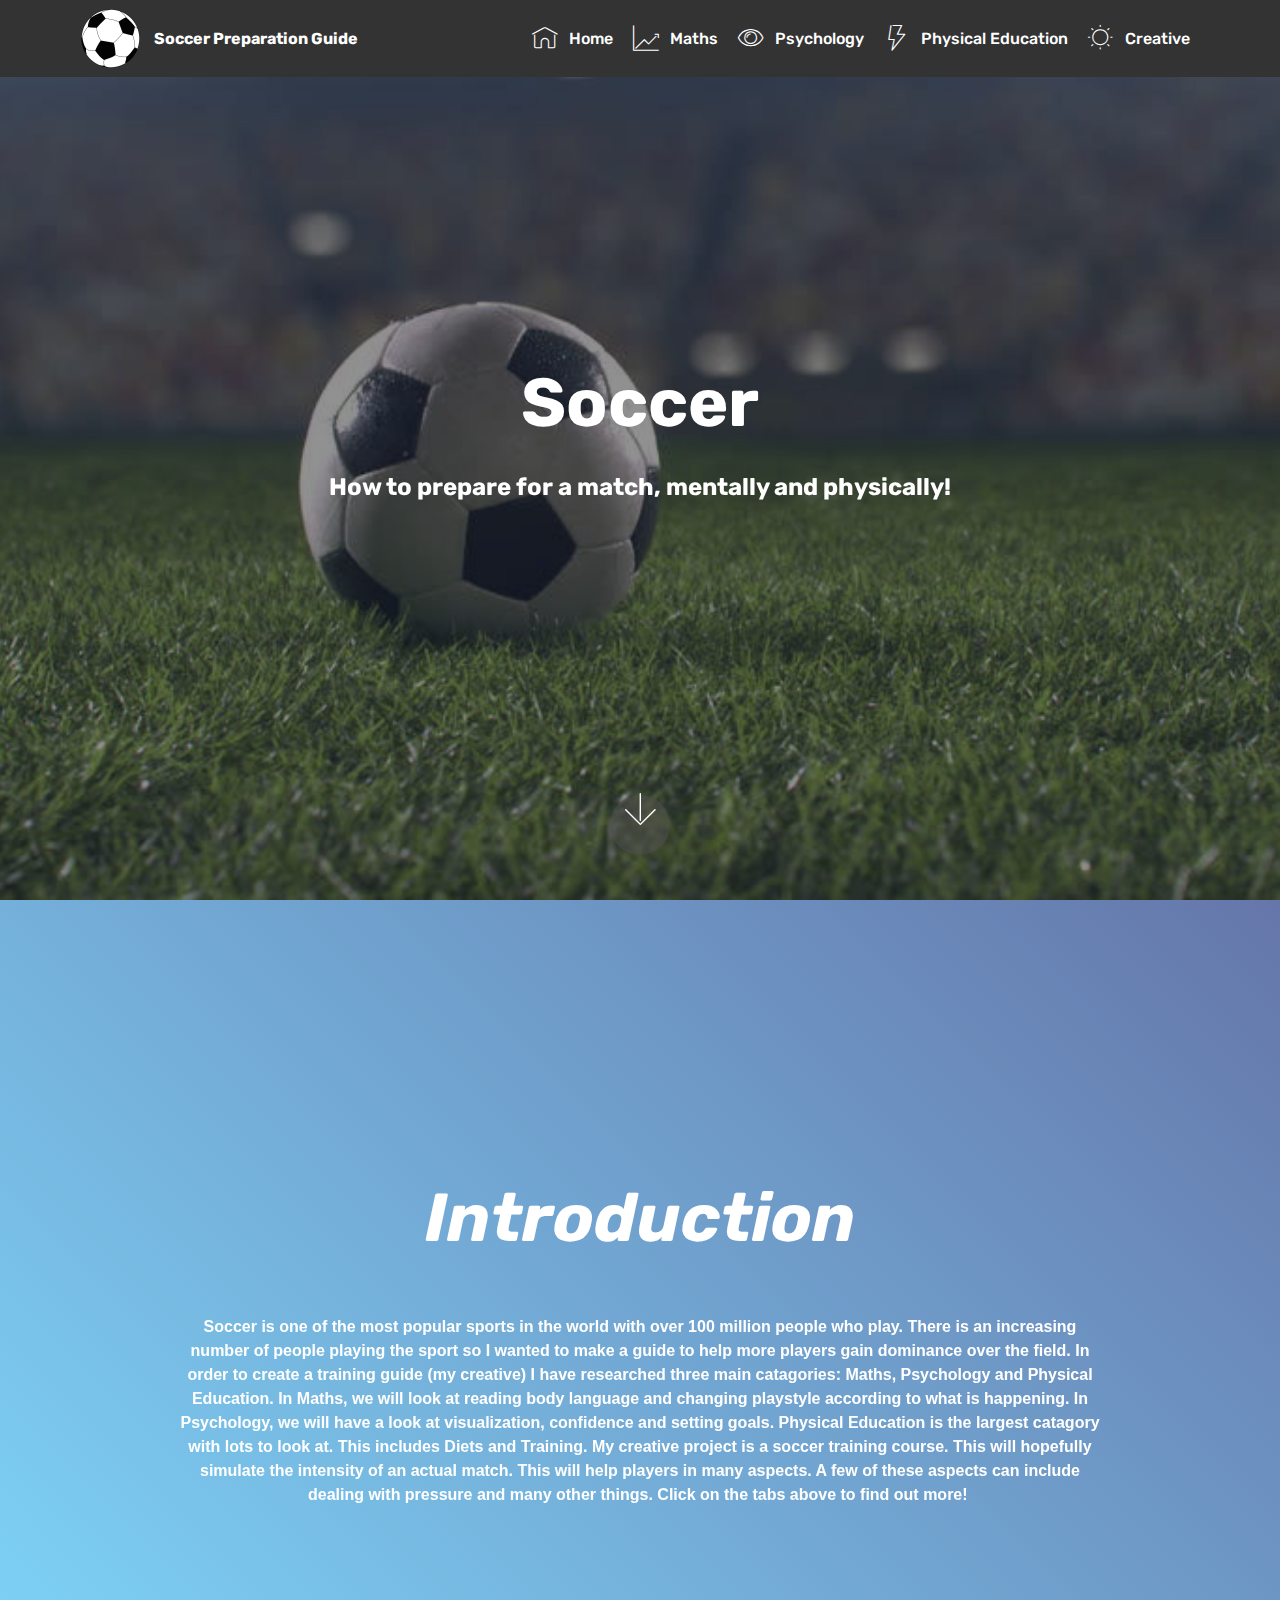
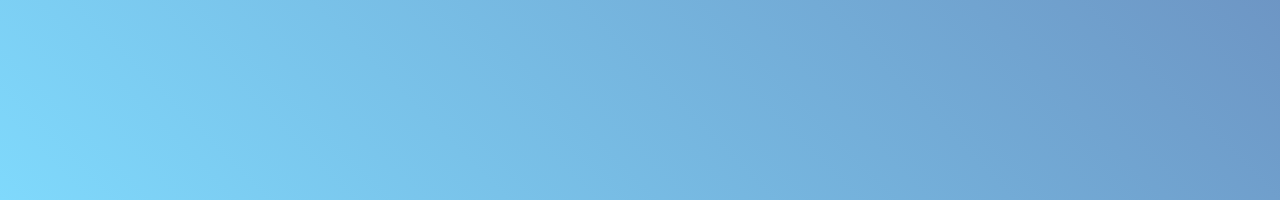
<file: index.html>
<!DOCTYPE html>
<html >
<head>
  <!-- Site made with Mobirise Website Builder v4.7.2, https://mobirise.com -->
  <meta charset="UTF-8">
  <meta http-equiv="X-UA-Compatible" content="IE=edge">
  <meta name="generator" content="Mobirise v4.7.2, mobirise.com">
  <meta name="viewport" content="width=device-width, initial-scale=1, minimum-scale=1">
  <link rel="shortcut icon" href="assets/images/2000px-soccerball.svg-122x122.png" type="image/x-icon">
  <meta name="description" content="">
  <title>Home</title>
  <link rel="stylesheet" href="assets/web/assets/mobirise-icons/mobirise-icons.css">
  <link rel="stylesheet" href="assets/tether/tether.min.css">
  <link rel="stylesheet" href="assets/bootstrap/css/bootstrap.min.css">
  <link rel="stylesheet" href="assets/bootstrap/css/bootstrap-grid.min.css">
  <link rel="stylesheet" href="assets/bootstrap/css/bootstrap-reboot.min.css">
  <link rel="stylesheet" href="assets/dropdown/css/style.css">
  <link rel="stylesheet" href="assets/theme/css/style.css">
  <link rel="stylesheet" href="assets/mobirise/css/mbr-additional.css" type="text/css">
  
  
  
</head>
<body>
  <section class="menu cid-qRDva3zIJE" once="menu" id="menu1-q">

    

    <nav class="navbar navbar-expand beta-menu navbar-dropdown align-items-center navbar-fixed-top navbar-toggleable-sm">
        <button class="navbar-toggler navbar-toggler-right" type="button" data-toggle="collapse" data-target="#navbarSupportedContent" aria-controls="navbarSupportedContent" aria-expanded="false" aria-label="Toggle navigation">
            <div class="hamburger">
                <span></span>
                <span></span>
                <span></span>
                <span></span>
            </div>
        </button>
        <div class="menu-logo">
            <div class="navbar-brand">
                <span class="navbar-logo">
                    <a href="https://mobirise.com">
                         <img src="assets/images/2000px-soccerball.svg-122x122.png" alt="Mobirise" title="" style="height: 3.8rem;">
                    </a>
                </span>
                <span class="navbar-caption-wrap"><a class="navbar-caption text-white display-4" href="https://mobirise.com">Soccer Preparation Guide &nbsp; &nbsp; &nbsp; &nbsp; &nbsp; &nbsp; &nbsp; &nbsp; &nbsp; &nbsp;&nbsp;</a></span>
            </div>
        </div>
        <div class="collapse navbar-collapse" id="navbarSupportedContent">
            <ul class="navbar-nav nav-dropdown nav-right" data-app-modern-menu="true"><li class="nav-item">
                    <a class="nav-link link text-white display-4" href="index.html">
                        <span class="mbri-home mbr-iconfont mbr-iconfont-btn"></span>Home</a>
                </li>
                <li class="nav-item">
                    <a class="nav-link link text-white display-4" href="page1.html"><span class="mbri-growing-chart mbr-iconfont mbr-iconfont-btn"></span>
                        Maths</a>
                </li><li class="nav-item"><a class="nav-link link text-white display-4" href="page2.html"><span class="mbri-preview mbr-iconfont mbr-iconfont-btn"></span>Psychology</a></li><li class="nav-item"><a class="nav-link link text-white display-4" href="page3.html"><span class="mbri-speed mbr-iconfont mbr-iconfont-btn"></span>Physical Education</a></li><li class="nav-item"><a class="nav-link link text-white display-4" href="page4.html"><span class="mbri-sun mbr-iconfont mbr-iconfont-btn"></span>Creative</a></li></ul>
            
        </div>
    </nav>
</section>

<section class="engine"><a href="https://mobirise.me/i">free web creation software</a></section><section class="cid-qR313Ixm7j mbr-fullscreen mbr-parallax-background" id="header2-k">

    

    <div class="mbr-overlay" style="opacity: 0.5; background-color: rgb(35, 35, 35);"></div>

    <div class="container align-center">
        <div class="row justify-content-md-center">
            <div class="mbr-white col-md-10">
                <h1 class="mbr-section-title mbr-bold pb-3 mbr-fonts-style display-1">Soccer</h1>
                
                <p class="mbr-text pb-3 mbr-fonts-style display-5"><strong>How to prepare for a match, mentally and physically!</strong></p>
                
            </div>
        </div>
    </div>
    <div class="mbr-arrow hidden-sm-down" aria-hidden="true">
        <a href="#next">
            <i class="mbri-down mbr-iconfont"></i>
        </a>
    </div>
</section>

<section class="header5 cid-qR353qYbed mbr-fullscreen" id="header5-l">

    

    
    <div class="container">
        <div class="row justify-content-center">
            <div class="mbr-white col-md-10">
                <h1 class="mbr-section-title align-center pb-3 mbr-fonts-style display-1"><strong><em>Introduction</em></strong></h1>
                <p class="mbr-text align-center display-5 pb-3 mbr-fonts-style"></p><p><strong>Soccer is one of the most popular sports in the world with over 100 million people who play. There is an increasing number of people playing the sport so I wanted to make a guide to help more players gain dominance over the field. In order to create a training guide (my creative) I have researched three main catagories: Maths, Psychology and Physical Education. In Maths, we will look at reading body language and changing playstyle according to what is happening. In Psychology, we will have a look at visualization, confidence and setting goals. Physical Education is the largest catagory with lots to look at. This includes Diets and Training. My creative project is a soccer training course. This will hopefully simulate the intensity of an actual match. This will help players in many aspects. A few of these aspects can include dealing with pressure and many other things. Click on the tabs above to find out more!&nbsp;</strong></p><p></p>
                
            </div>
        </div>
    </div>

    
</section>


  <script src="assets/web/assets/jquery/jquery.min.js"></script>
  <script src="assets/popper/popper.min.js"></script>
  <script src="assets/tether/tether.min.js"></script>
  <script src="assets/bootstrap/js/bootstrap.min.js"></script>
  <script src="assets/smoothscroll/smooth-scroll.js"></script>
  <script src="assets/dropdown/js/script.min.js"></script>
  <script src="assets/touchswipe/jquery.touch-swipe.min.js"></script>
  <script src="assets/parallax/jarallax.min.js"></script>
  <script src="assets/theme/js/script.js"></script>
  
  
</body>
</html>
</file>
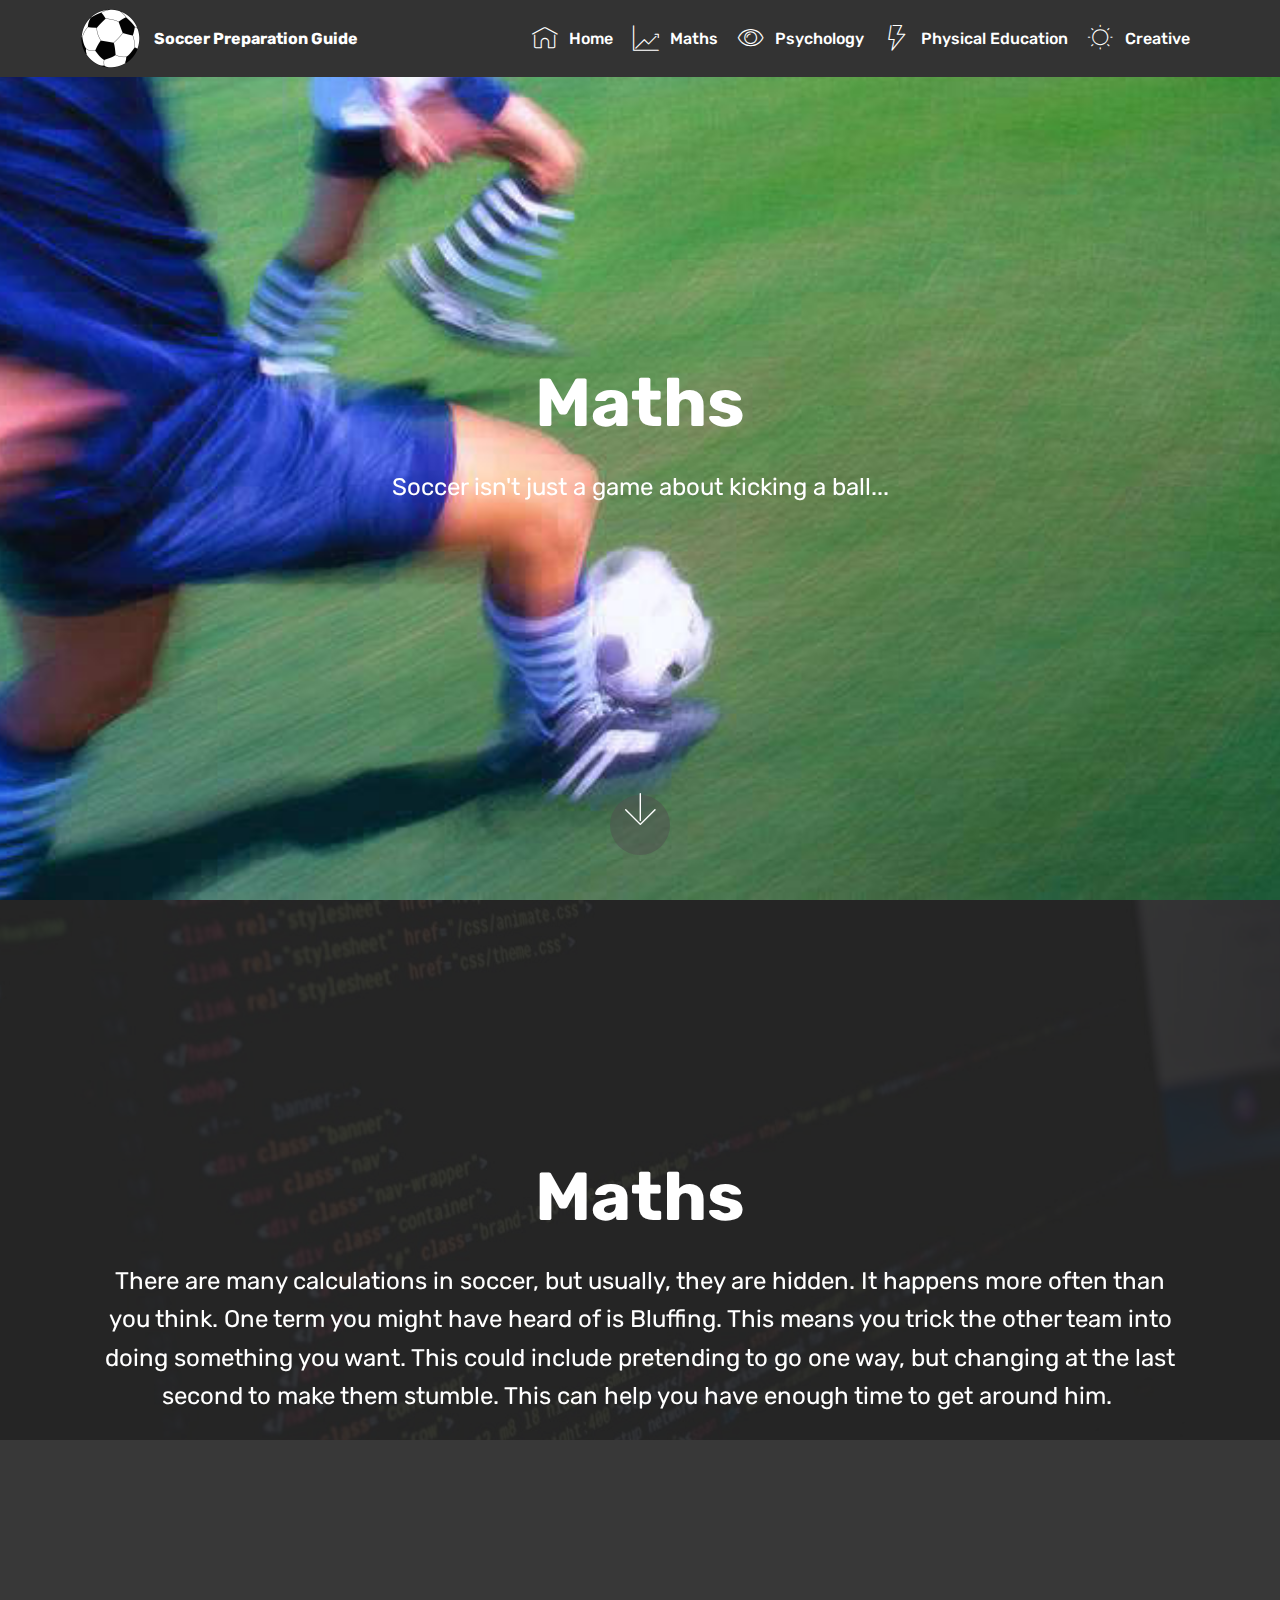
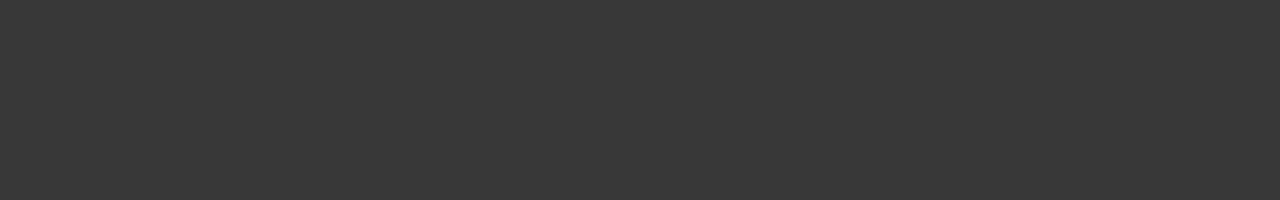
<file: page1.html>
<!DOCTYPE html>
<html >
<head>
  <!-- Site made with Mobirise Website Builder v4.7.2, https://mobirise.com -->
  <meta charset="UTF-8">
  <meta http-equiv="X-UA-Compatible" content="IE=edge">
  <meta name="generator" content="Mobirise v4.7.2, mobirise.com">
  <meta name="viewport" content="width=device-width, initial-scale=1, minimum-scale=1">
  <link rel="shortcut icon" href="assets/images/2000px-soccerball.svg-122x122.png" type="image/x-icon">
  <meta name="description" content="Web Page Generator Description">
  <title>Maths</title>
  <link rel="stylesheet" href="assets/web/assets/mobirise-icons/mobirise-icons.css">
  <link rel="stylesheet" href="assets/tether/tether.min.css">
  <link rel="stylesheet" href="assets/bootstrap/css/bootstrap.min.css">
  <link rel="stylesheet" href="assets/bootstrap/css/bootstrap-grid.min.css">
  <link rel="stylesheet" href="assets/bootstrap/css/bootstrap-reboot.min.css">
  <link rel="stylesheet" href="assets/dropdown/css/style.css">
  <link rel="stylesheet" href="assets/theme/css/style.css">
  <link rel="stylesheet" href="assets/mobirise/css/mbr-additional.css" type="text/css">
  
  
  
</head>
<body>
  <section class="menu cid-qRDva3zIJE" once="menu" id="menu1-r">

    

    <nav class="navbar navbar-expand beta-menu navbar-dropdown align-items-center navbar-fixed-top navbar-toggleable-sm">
        <button class="navbar-toggler navbar-toggler-right" type="button" data-toggle="collapse" data-target="#navbarSupportedContent" aria-controls="navbarSupportedContent" aria-expanded="false" aria-label="Toggle navigation">
            <div class="hamburger">
                <span></span>
                <span></span>
                <span></span>
                <span></span>
            </div>
        </button>
        <div class="menu-logo">
            <div class="navbar-brand">
                <span class="navbar-logo">
                    <a href="https://mobirise.com">
                         <img src="assets/images/2000px-soccerball.svg-122x122.png" alt="Mobirise" title="" style="height: 3.8rem;">
                    </a>
                </span>
                <span class="navbar-caption-wrap"><a class="navbar-caption text-white display-4" href="https://mobirise.com">Soccer Preparation Guide &nbsp; &nbsp; &nbsp; &nbsp; &nbsp; &nbsp; &nbsp; &nbsp; &nbsp; &nbsp;&nbsp;</a></span>
            </div>
        </div>
        <div class="collapse navbar-collapse" id="navbarSupportedContent">
            <ul class="navbar-nav nav-dropdown nav-right" data-app-modern-menu="true"><li class="nav-item">
                    <a class="nav-link link text-white display-4" href="index.html">
                        <span class="mbri-home mbr-iconfont mbr-iconfont-btn"></span>Home</a>
                </li>
                <li class="nav-item">
                    <a class="nav-link link text-white display-4" href="page1.html"><span class="mbri-growing-chart mbr-iconfont mbr-iconfont-btn"></span>
                        Maths</a>
                </li><li class="nav-item"><a class="nav-link link text-white display-4" href="page2.html"><span class="mbri-preview mbr-iconfont mbr-iconfont-btn"></span>Psychology</a></li><li class="nav-item"><a class="nav-link link text-white display-4" href="page3.html"><span class="mbri-speed mbr-iconfont mbr-iconfont-btn"></span>Physical Education</a></li><li class="nav-item"><a class="nav-link link text-white display-4" href="page4.html"><span class="mbri-sun mbr-iconfont mbr-iconfont-btn"></span>Creative</a></li></ul>
            
        </div>
    </nav>
</section>

<section class="engine"><a href="https://mobirise.me/b">how to create a site</a></section><section class="cid-qRI2oozyfq mbr-fullscreen mbr-parallax-background" id="header2-v">

    

    

    <div class="container align-center">
        <div class="row justify-content-md-center">
            <div class="mbr-white col-md-10">
                <h1 class="mbr-section-title mbr-bold pb-3 mbr-fonts-style display-1">Maths</h1>
                
                <p class="mbr-text pb-3 mbr-fonts-style display-5">Soccer isn't just a game about kicking a ball...
                </p>
                
            </div>
        </div>
    </div>
    <div class="mbr-arrow hidden-sm-down" aria-hidden="true">
        <a href="#next">
            <i class="mbri-down mbr-iconfont"></i>
        </a>
    </div>
</section>

<section class="header12 cid-qRI3KYX6uk mbr-fullscreen mbr-parallax-background" id="header12-w">

    

    <div class="mbr-overlay" style="opacity: 0.9; background-color: rgb(35, 35, 35);">
    </div>

    <div class="container  ">
            <div class="media-container">
                <div class="col-md-12 align-center">
                    <h1 class="mbr-section-title pb-3 mbr-white mbr-bold mbr-fonts-style display-1">Maths</h1>
                    <p class="mbr-text pb-3 mbr-white mbr-fonts-style display-5">There are many calculations in soccer, but usually, they are hidden. It happens more often than you think. One term you might have heard of is Bluffing. This means you trick the other team into doing something you want. This could include pretending to go one way, but changing at the last second to make them stumble. This can help you have enough time to get around him.&nbsp;</p>
                    

                    <div class="icons-media-container mbr-white">
                        <div class="card col-12 col-md-6">
                            
                            <h5 class="mbr-fonts-style display-5"></h5>
                        </div>

                        <div class="card col-12 col-md-6">
                            
                            <h5 class="mbr-fonts-style display-5"></h5>
                        </div>

                        

                        
                    </div>
                </div>
            </div>
    </div>

    
</section>


  <script src="assets/web/assets/jquery/jquery.min.js"></script>
  <script src="assets/popper/popper.min.js"></script>
  <script src="assets/tether/tether.min.js"></script>
  <script src="assets/bootstrap/js/bootstrap.min.js"></script>
  <script src="assets/dropdown/js/script.min.js"></script>
  <script src="assets/touchswipe/jquery.touch-swipe.min.js"></script>
  <script src="assets/parallax/jarallax.min.js"></script>
  <script src="assets/vimeoplayer/jquery.mb.vimeo_player.js"></script>
  <script src="assets/smoothscroll/smooth-scroll.js"></script>
  <script src="assets/theme/js/script.js"></script>
  
  
</body>
</html>
</file>
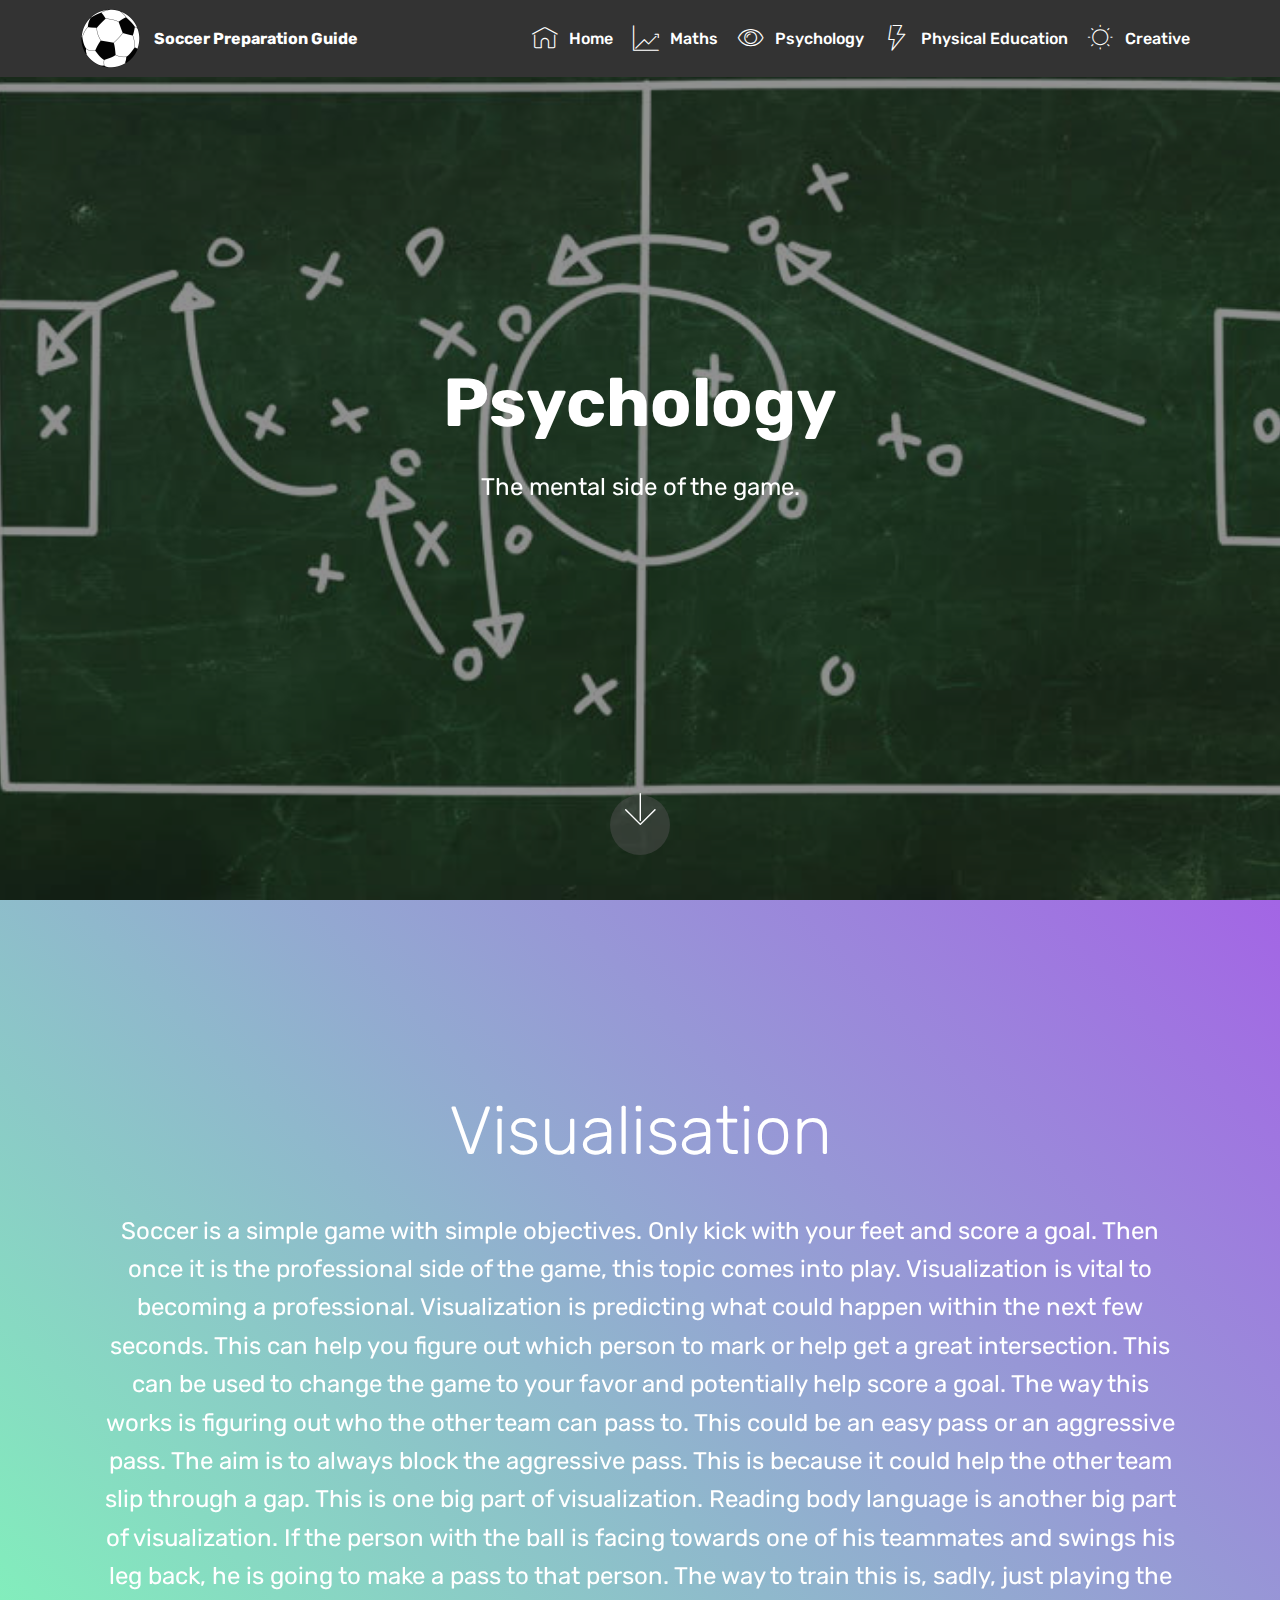
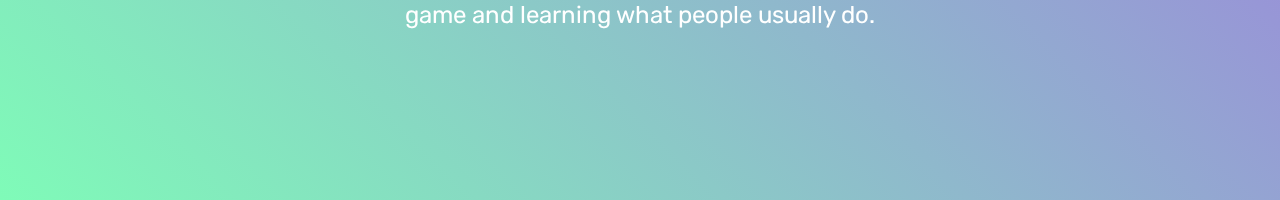
<file: page2.html>
<!DOCTYPE html>
<html >
<head>
  <!-- Site made with Mobirise Website Builder v4.7.2, https://mobirise.com -->
  <meta charset="UTF-8">
  <meta http-equiv="X-UA-Compatible" content="IE=edge">
  <meta name="generator" content="Mobirise v4.7.2, mobirise.com">
  <meta name="viewport" content="width=device-width, initial-scale=1, minimum-scale=1">
  <link rel="shortcut icon" href="assets/images/2000px-soccerball.svg-122x122.png" type="image/x-icon">
  <meta name="description" content="Web Generator Description">
  <title>Psychology</title>
  <link rel="stylesheet" href="assets/web/assets/mobirise-icons/mobirise-icons.css">
  <link rel="stylesheet" href="assets/tether/tether.min.css">
  <link rel="stylesheet" href="assets/bootstrap/css/bootstrap.min.css">
  <link rel="stylesheet" href="assets/bootstrap/css/bootstrap-grid.min.css">
  <link rel="stylesheet" href="assets/bootstrap/css/bootstrap-reboot.min.css">
  <link rel="stylesheet" href="assets/dropdown/css/style.css">
  <link rel="stylesheet" href="assets/theme/css/style.css">
  <link rel="stylesheet" href="assets/mobirise/css/mbr-additional.css" type="text/css">
  
  
  
</head>
<body>
  <section class="menu cid-qRDva3zIJE" once="menu" id="menu1-s">

    

    <nav class="navbar navbar-expand beta-menu navbar-dropdown align-items-center navbar-fixed-top navbar-toggleable-sm">
        <button class="navbar-toggler navbar-toggler-right" type="button" data-toggle="collapse" data-target="#navbarSupportedContent" aria-controls="navbarSupportedContent" aria-expanded="false" aria-label="Toggle navigation">
            <div class="hamburger">
                <span></span>
                <span></span>
                <span></span>
                <span></span>
            </div>
        </button>
        <div class="menu-logo">
            <div class="navbar-brand">
                <span class="navbar-logo">
                    <a href="https://mobirise.com">
                         <img src="assets/images/2000px-soccerball.svg-122x122.png" alt="Mobirise" title="" style="height: 3.8rem;">
                    </a>
                </span>
                <span class="navbar-caption-wrap"><a class="navbar-caption text-white display-4" href="https://mobirise.com">Soccer Preparation Guide &nbsp; &nbsp; &nbsp; &nbsp; &nbsp; &nbsp; &nbsp; &nbsp; &nbsp; &nbsp;&nbsp;</a></span>
            </div>
        </div>
        <div class="collapse navbar-collapse" id="navbarSupportedContent">
            <ul class="navbar-nav nav-dropdown nav-right" data-app-modern-menu="true"><li class="nav-item">
                    <a class="nav-link link text-white display-4" href="index.html">
                        <span class="mbri-home mbr-iconfont mbr-iconfont-btn"></span>Home</a>
                </li>
                <li class="nav-item">
                    <a class="nav-link link text-white display-4" href="page1.html"><span class="mbri-growing-chart mbr-iconfont mbr-iconfont-btn"></span>
                        Maths</a>
                </li><li class="nav-item"><a class="nav-link link text-white display-4" href="page2.html"><span class="mbri-preview mbr-iconfont mbr-iconfont-btn"></span>Psychology</a></li><li class="nav-item"><a class="nav-link link text-white display-4" href="page3.html"><span class="mbri-speed mbr-iconfont mbr-iconfont-btn"></span>Physical Education</a></li><li class="nav-item"><a class="nav-link link text-white display-4" href="page4.html"><span class="mbri-sun mbr-iconfont mbr-iconfont-btn"></span>Creative</a></li></ul>
            
        </div>
    </nav>
</section>

<section class="engine"><a href="https://mobirise.me/q">responsive web templates</a></section><section class="cid-qRVfAHezBM mbr-fullscreen mbr-parallax-background" id="header2-x">

    

    <div class="mbr-overlay" style="opacity: 0.5; background-color: rgb(35, 35, 35);"></div>

    <div class="container align-center">
        <div class="row justify-content-md-center">
            <div class="mbr-white col-md-10">
                <h1 class="mbr-section-title mbr-bold pb-3 mbr-fonts-style display-1">Psychology</h1>
                
                <p class="mbr-text pb-3 mbr-fonts-style display-5">The mental side of the game.</p>
                
            </div>
        </div>
    </div>
    <div class="mbr-arrow hidden-sm-down" aria-hidden="true">
        <a href="#next">
            <i class="mbri-down mbr-iconfont"></i>
        </a>
    </div>
</section>

<section class="header11 cid-qRVfMb05vq mbr-fullscreen" id="header11-y">

    <!-- Block parameters controls (Blue "Gear" panel) -->
    
    <!-- End block parameters -->

    
    <div class="container align-left">
        <div class="media-container-column mbr-white col-md-12">
            <h3 class="mbr-section-subtitle py-3 mbr-fonts-style display-5"></h3>
            <h1 class="mbr-section-title py-3 mbr-fonts-style display-1">Visualisation</h1>
            <p class="mbr-text py-3 mbr-fonts-style display-5">
                Soccer is a simple game with simple objectives. Only kick with your feet and score a goal. Then once it is the professional side of the game, this topic comes into play. Visualization is vital to becoming a professional. Visualization is predicting what could happen within the next few seconds. This can help you figure out which person to mark or help get a great intersection. This can be used to change the game to your favor and potentially help score a goal. The way this works is figuring out who the other team can pass to. This could be an easy pass or an aggressive pass. The aim is to always block the aggressive pass. This is because it could help the other team slip through a gap. This is one big part of visualization. Reading body language is another big part of visualization. If the person with the ball is facing towards one of his teammates and swings his leg back, he is going to make a pass to that person. The way to train this is, sadly, just playing the game and learning what people usually do. 
            </p>
            
        </div>
    </div>

    
</section>


  <script src="assets/web/assets/jquery/jquery.min.js"></script>
  <script src="assets/popper/popper.min.js"></script>
  <script src="assets/tether/tether.min.js"></script>
  <script src="assets/bootstrap/js/bootstrap.min.js"></script>
  <script src="assets/smoothscroll/smooth-scroll.js"></script>
  <script src="assets/dropdown/js/script.min.js"></script>
  <script src="assets/touchswipe/jquery.touch-swipe.min.js"></script>
  <script src="assets/parallax/jarallax.min.js"></script>
  <script src="assets/theme/js/script.js"></script>
  
  
</body>
</html>
</file>
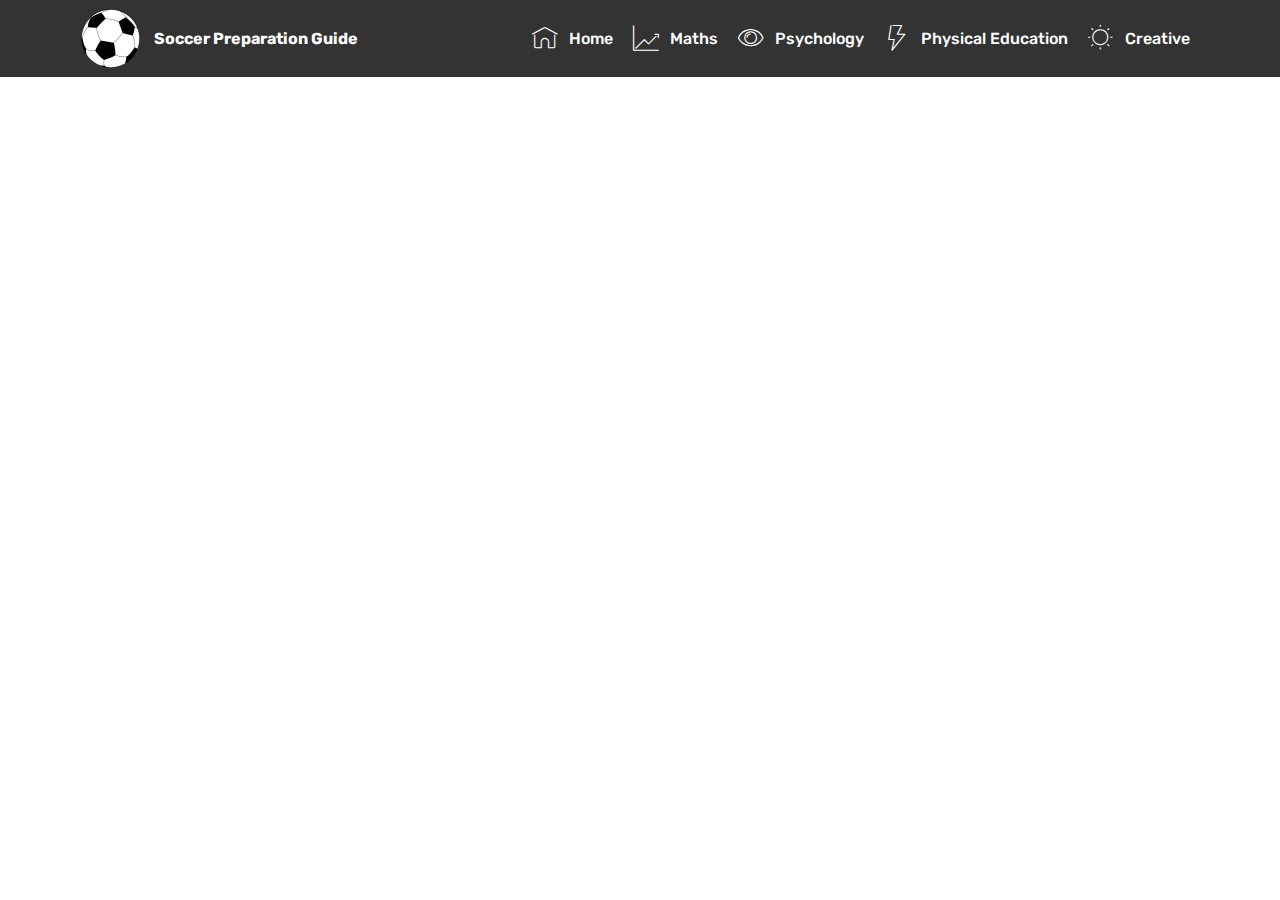
<file: page3.html>
<!DOCTYPE html>
<html >
<head>
  <!-- Site made with Mobirise Website Builder v4.7.2, https://mobirise.com -->
  <meta charset="UTF-8">
  <meta http-equiv="X-UA-Compatible" content="IE=edge">
  <meta name="generator" content="Mobirise v4.7.2, mobirise.com">
  <meta name="viewport" content="width=device-width, initial-scale=1, minimum-scale=1">
  <link rel="shortcut icon" href="assets/images/2000px-soccerball.svg-122x122.png" type="image/x-icon">
  <meta name="description" content="Website Generator Description">
  <title>Physical Education</title>
  <link rel="stylesheet" href="assets/web/assets/mobirise-icons/mobirise-icons.css">
  <link rel="stylesheet" href="assets/tether/tether.min.css">
  <link rel="stylesheet" href="assets/bootstrap/css/bootstrap.min.css">
  <link rel="stylesheet" href="assets/bootstrap/css/bootstrap-grid.min.css">
  <link rel="stylesheet" href="assets/bootstrap/css/bootstrap-reboot.min.css">
  <link rel="stylesheet" href="assets/dropdown/css/style.css">
  <link rel="stylesheet" href="assets/theme/css/style.css">
  <link rel="stylesheet" href="assets/mobirise/css/mbr-additional.css" type="text/css">
  
  
  
</head>
<body>
  <section class="menu cid-qRDva3zIJE" once="menu" id="menu1-t">

    

    <nav class="navbar navbar-expand beta-menu navbar-dropdown align-items-center navbar-fixed-top navbar-toggleable-sm">
        <button class="navbar-toggler navbar-toggler-right" type="button" data-toggle="collapse" data-target="#navbarSupportedContent" aria-controls="navbarSupportedContent" aria-expanded="false" aria-label="Toggle navigation">
            <div class="hamburger">
                <span></span>
                <span></span>
                <span></span>
                <span></span>
            </div>
        </button>
        <div class="menu-logo">
            <div class="navbar-brand">
                <span class="navbar-logo">
                    <a href="https://mobirise.com">
                         <img src="assets/images/2000px-soccerball.svg-122x122.png" alt="Mobirise" title="" style="height: 3.8rem;">
                    </a>
                </span>
                <span class="navbar-caption-wrap"><a class="navbar-caption text-white display-4" href="https://mobirise.com">Soccer Preparation Guide &nbsp; &nbsp; &nbsp; &nbsp; &nbsp; &nbsp; &nbsp; &nbsp; &nbsp; &nbsp;&nbsp;</a></span>
            </div>
        </div>
        <div class="collapse navbar-collapse" id="navbarSupportedContent">
            <ul class="navbar-nav nav-dropdown nav-right" data-app-modern-menu="true"><li class="nav-item">
                    <a class="nav-link link text-white display-4" href="index.html">
                        <span class="mbri-home mbr-iconfont mbr-iconfont-btn"></span>Home</a>
                </li>
                <li class="nav-item">
                    <a class="nav-link link text-white display-4" href="page1.html"><span class="mbri-growing-chart mbr-iconfont mbr-iconfont-btn"></span>
                        Maths</a>
                </li><li class="nav-item"><a class="nav-link link text-white display-4" href="page2.html"><span class="mbri-preview mbr-iconfont mbr-iconfont-btn"></span>Psychology</a></li><li class="nav-item"><a class="nav-link link text-white display-4" href="page3.html"><span class="mbri-speed mbr-iconfont mbr-iconfont-btn"></span>Physical Education</a></li><li class="nav-item"><a class="nav-link link text-white display-4" href="page4.html"><span class="mbri-sun mbr-iconfont mbr-iconfont-btn"></span>Creative</a></li></ul>
            
        </div>
    </nav>
</section>


  <section class="engine"><a href="https://mobirise.me/k">how to develop own website</a></section><script src="assets/web/assets/jquery/jquery.min.js"></script>
  <script src="assets/popper/popper.min.js"></script>
  <script src="assets/tether/tether.min.js"></script>
  <script src="assets/bootstrap/js/bootstrap.min.js"></script>
  <script src="assets/smoothscroll/smooth-scroll.js"></script>
  <script src="assets/dropdown/js/script.min.js"></script>
  <script src="assets/touchswipe/jquery.touch-swipe.min.js"></script>
  <script src="assets/theme/js/script.js"></script>
  
  
</body>
</html>
</file>
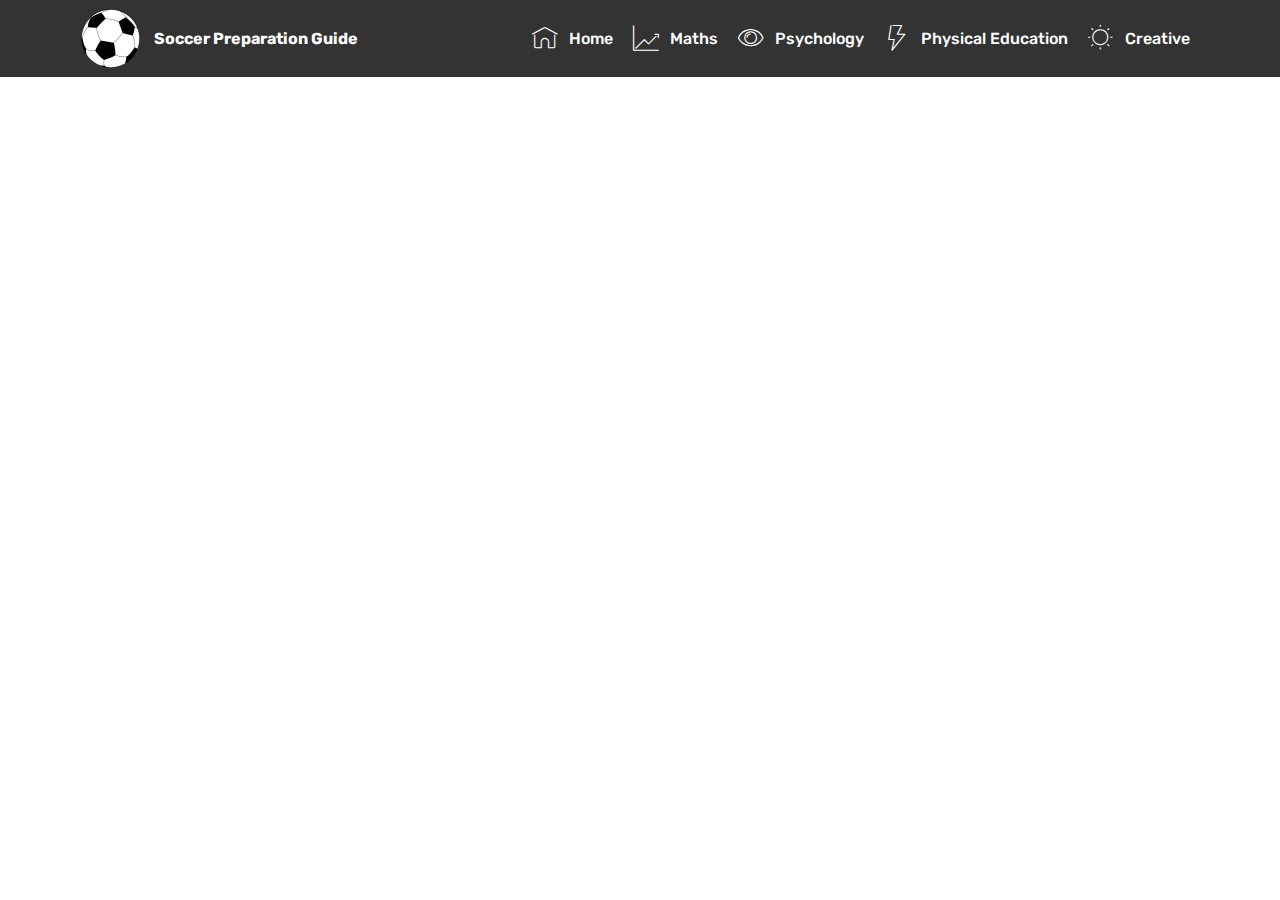
<file: page4.html>
<!DOCTYPE html>
<html >
<head>
  <!-- Site made with Mobirise Website Builder v4.7.2, https://mobirise.com -->
  <meta charset="UTF-8">
  <meta http-equiv="X-UA-Compatible" content="IE=edge">
  <meta name="generator" content="Mobirise v4.7.2, mobirise.com">
  <meta name="viewport" content="width=device-width, initial-scale=1, minimum-scale=1">
  <link rel="shortcut icon" href="assets/images/2000px-soccerball.svg-122x122.png" type="image/x-icon">
  <meta name="description" content="Web Maker Description">
  <title>Creative</title>
  <link rel="stylesheet" href="assets/web/assets/mobirise-icons/mobirise-icons.css">
  <link rel="stylesheet" href="assets/tether/tether.min.css">
  <link rel="stylesheet" href="assets/bootstrap/css/bootstrap.min.css">
  <link rel="stylesheet" href="assets/bootstrap/css/bootstrap-grid.min.css">
  <link rel="stylesheet" href="assets/bootstrap/css/bootstrap-reboot.min.css">
  <link rel="stylesheet" href="assets/dropdown/css/style.css">
  <link rel="stylesheet" href="assets/theme/css/style.css">
  <link rel="stylesheet" href="assets/mobirise/css/mbr-additional.css" type="text/css">
  
  
  
</head>
<body>
  <section class="menu cid-qRDva3zIJE" once="menu" id="menu1-u">

    

    <nav class="navbar navbar-expand beta-menu navbar-dropdown align-items-center navbar-fixed-top navbar-toggleable-sm">
        <button class="navbar-toggler navbar-toggler-right" type="button" data-toggle="collapse" data-target="#navbarSupportedContent" aria-controls="navbarSupportedContent" aria-expanded="false" aria-label="Toggle navigation">
            <div class="hamburger">
                <span></span>
                <span></span>
                <span></span>
                <span></span>
            </div>
        </button>
        <div class="menu-logo">
            <div class="navbar-brand">
                <span class="navbar-logo">
                    <a href="https://mobirise.com">
                         <img src="assets/images/2000px-soccerball.svg-122x122.png" alt="Mobirise" title="" style="height: 3.8rem;">
                    </a>
                </span>
                <span class="navbar-caption-wrap"><a class="navbar-caption text-white display-4" href="https://mobirise.com">Soccer Preparation Guide &nbsp; &nbsp; &nbsp; &nbsp; &nbsp; &nbsp; &nbsp; &nbsp; &nbsp; &nbsp;&nbsp;</a></span>
            </div>
        </div>
        <div class="collapse navbar-collapse" id="navbarSupportedContent">
            <ul class="navbar-nav nav-dropdown nav-right" data-app-modern-menu="true"><li class="nav-item">
                    <a class="nav-link link text-white display-4" href="index.html">
                        <span class="mbri-home mbr-iconfont mbr-iconfont-btn"></span>Home</a>
                </li>
                <li class="nav-item">
                    <a class="nav-link link text-white display-4" href="page1.html"><span class="mbri-growing-chart mbr-iconfont mbr-iconfont-btn"></span>
                        Maths</a>
                </li><li class="nav-item"><a class="nav-link link text-white display-4" href="page2.html"><span class="mbri-preview mbr-iconfont mbr-iconfont-btn"></span>Psychology</a></li><li class="nav-item"><a class="nav-link link text-white display-4" href="page3.html"><span class="mbri-speed mbr-iconfont mbr-iconfont-btn"></span>Physical Education</a></li><li class="nav-item"><a class="nav-link link text-white display-4" href="page4.html"><span class="mbri-sun mbr-iconfont mbr-iconfont-btn"></span>Creative</a></li></ul>
            
        </div>
    </nav>
</section>


  <section class="engine"><a href="https://mobirise.me/e">make a website</a></section><script src="assets/web/assets/jquery/jquery.min.js"></script>
  <script src="assets/popper/popper.min.js"></script>
  <script src="assets/tether/tether.min.js"></script>
  <script src="assets/bootstrap/js/bootstrap.min.js"></script>
  <script src="assets/smoothscroll/smooth-scroll.js"></script>
  <script src="assets/dropdown/js/script.min.js"></script>
  <script src="assets/touchswipe/jquery.touch-swipe.min.js"></script>
  <script src="assets/theme/js/script.js"></script>
  
  
</body>
</html>
</file>
<file: assets/web/assets/mobirise-icons/mobirise-icons.css>
@font-face {
  font-family: 'MobiriseIcons';
  src:  url('mobirise-icons.eot?spat4u');
  src:  url('mobirise-icons.eot?spat4u#iefix') format('embedded-opentype'),
    url('mobirise-icons.ttf?spat4u') format('truetype'),
    url('mobirise-icons.woff?spat4u') format('woff'),
    url('mobirise-icons.svg?spat4u#MobiriseIcons') format('svg');
  font-weight: normal;
  font-style: normal;
}

[class^="mbri-"], [class*=" mbri-"] {
  /* use !important to prevent issues with browser extensions that change fonts */
  font-family: MobiriseIcons !important;
  speak: none;
  font-style: normal;
  font-weight: normal;
  font-variant: normal;
  text-transform: none;
  line-height: 1;

  /* Better Font Rendering =========== */
  -webkit-font-smoothing: antialiased;
  -moz-osx-font-smoothing: grayscale;
}

.mbri-add-submenu:before {
  content: "\e900";
}
.mbri-alert:before {
  content: "\e901";
}
.mbri-align-center:before {
  content: "\e902";
}
.mbri-align-justify:before {
  content: "\e903";
}
.mbri-align-left:before {
  content: "\e904";
}
.mbri-align-right:before {
  content: "\e905";
}
.mbri-android:before {
  content: "\e906";
}
.mbri-apple:before {
  content: "\e907";
}
.mbri-arrow-down:before {
  content: "\e908";
}
.mbri-arrow-next:before {
  content: "\e909";
}
.mbri-arrow-prev:before {
  content: "\e90a";
}
.mbri-arrow-up:before {
  content: "\e90b";
}
.mbri-bold:before {
  content: "\e90c";
}
.mbri-bookmark:before {
  content: "\e90d";
}
.mbri-bootstrap:before {
  content: "\e90e";
}
.mbri-briefcase:before {
  content: "\e90f";
}
.mbri-browse:before {
  content: "\e910";
}
.mbri-bulleted-list:before {
  content: "\e911";
}
.mbri-calendar:before {
  content: "\e912";
}
.mbri-camera:before {
  content: "\e913";
}
.mbri-cart-add:before {
  content: "\e914";
}
.mbri-cart-full:before {
  content: "\e915";
}
.mbri-cash:before {
  content: "\e916";
}
.mbri-change-style:before {
  content: "\e917";
}
.mbri-chat:before {
  content: "\e918";
}
.mbri-clock:before {
  content: "\e919";
}
.mbri-close:before {
  content: "\e91a";
}
.mbri-cloud:before {
  content: "\e91b";
}
.mbri-code:before {
  content: "\e91c";
}
.mbri-contact-form:before {
  content: "\e91d";
}
.mbri-credit-card:before {
  content: "\e91e";
}
.mbri-cursor-click:before {
  content: "\e91f";
}
.mbri-cust-feedback:before {
  content: "\e920";
}
.mbri-database:before {
  content: "\e921";
}
.mbri-delivery:before {
  content: "\e922";
}
.mbri-desktop:before {
  content: "\e923";
}
.mbri-devices:before {
  content: "\e924";
}
.mbri-down:before {
  content: "\e925";
}
.mbri-download:before {
  content: "\e989";
}
.mbri-drag-n-drop:before {
  content: "\e927";
}
.mbri-drag-n-drop2:before {
  content: "\e928";
}
.mbri-edit:before {
  content: "\e929";
}
.mbri-edit2:before {
  content: "\e92a";
}
.mbri-error:before {
  content: "\e92b";
}
.mbri-extension:before {
  content: "\e92c";
}
.mbri-features:before {
  content: "\e92d";
}
.mbri-file:before {
  content: "\e92e";
}
.mbri-flag:before {
  content: "\e92f";
}
.mbri-folder:before {
  content: "\e930";
}
.mbri-gift:before {
  content: "\e931";
}
.mbri-github:before {
  content: "\e932";
}
.mbri-globe:before {
  content: "\e933";
}
.mbri-globe-2:before {
  content: "\e934";
}
.mbri-growing-chart:before {
  content: "\e935";
}
.mbri-hearth:before {
  content: "\e936";
}
.mbri-help:before {
  content: "\e937";
}
.mbri-home:before {
  content: "\e938";
}
.mbri-hot-cup:before {
  content: "\e939";
}
.mbri-idea:before {
  content: "\e93a";
}
.mbri-image-gallery:before {
  content: "\e93b";
}
.mbri-image-slider:before {
  content: "\e93c";
}
.mbri-info:before {
  content: "\e93d";
}
.mbri-italic:before {
  content: "\e93e";
}
.mbri-key:before {
  content: "\e93f";
}
.mbri-laptop:before {
  content: "\e940";
}
.mbri-layers:before {
  content: "\e941";
}
.mbri-left-right:before {
  content: "\e942";
}
.mbri-left:before {
  content: "\e943";
}
.mbri-letter:before {
  content: "\e944";
}
.mbri-like:before {
  content: "\e945";
}
.mbri-link:before {
  content: "\e946";
}
.mbri-lock:before {
  content: "\e947";
}
.mbri-login:before {
  content: "\e948";
}
.mbri-logout:before {
  content: "\e949";
}
.mbri-magic-stick:before {
  content: "\e94a";
}
.mbri-map-pin:before {
  content: "\e94b";
}
.mbri-menu:before {
  content: "\e94c";
}
.mbri-mobile:before {
  content: "\e94d";
}
.mbri-mobile2:before {
  content: "\e94e";
}
.mbri-mobirise:before {
  content: "\e94f";
}
.mbri-more-horizontal:before {
  content: "\e950";
}
.mbri-more-vertical:before {
  content: "\e951";
}
.mbri-music:before {
  content: "\e952";
}
.mbri-new-file:before {
  content: "\e953";
}
.mbri-numbered-list:before {
  content: "\e954";
}
.mbri-opened-folder:before {
  content: "\e955";
}
.mbri-pages:before {
  content: "\e956";
}
.mbri-paper-plane:before {
  content: "\e957";
}
.mbri-paperclip:before {
  content: "\e958";
}
.mbri-photo:before {
  content: "\e959";
}
.mbri-photos:before {
  content: "\e95a";
}
.mbri-pin:before {
  content: "\e95b";
}
.mbri-play:before {
  content: "\e95c";
}
.mbri-plus:before {
  content: "\e95d";
}
.mbri-preview:before {
  content: "\e95e";
}
.mbri-print:before {
  content: "\e95f";
}
.mbri-protect:before {
  content: "\e960";
}
.mbri-question:before {
  content: "\e961";
}
.mbri-quote-left:before {
  content: "\e962";
}
.mbri-quote-right:before {
  content: "\e963";
}
.mbri-refresh:before {
  content: "\e964";
}
.mbri-responsive:before {
  content: "\e965";
}
.mbri-right:before {
  content: "\e966";
}
.mbri-rocket:before {
  content: "\e967";
}
.mbri-sad-face:before {
  content: "\e968";
}
.mbri-sale:before {
  content: "\e969";
}
.mbri-save:before {
  content: "\e96a";
}
.mbri-search:before {
  content: "\e96b";
}
.mbri-setting:before {
  content: "\e96c";
}
.mbri-setting2:before {
  content: "\e96d";
}
.mbri-setting3:before {
  content: "\e96e";
}
.mbri-share:before {
  content: "\e96f";
}
.mbri-shopping-bag:before {
  content: "\e970";
}
.mbri-shopping-basket:before {
  content: "\e971";
}
.mbri-shopping-cart:before {
  content: "\e972";
}
.mbri-sites:before {
  content: "\e973";
}
.mbri-smile-face:before {
  content: "\e974";
}
.mbri-speed:before {
  content: "\e975";
}
.mbri-star:before {
  content: "\e976";
}
.mbri-success:before {
  content: "\e977";
}
.mbri-sun:before {
  content: "\e978";
}
.mbri-sun2:before {
  content: "\e979";
}
.mbri-tablet:before {
  content: "\e97a";
}
.mbri-tablet-vertical:before {
  content: "\e97b";
}
.mbri-target:before {
  content: "\e97c";
}
.mbri-timer:before {
  content: "\e97d";
}
.mbri-to-ftp:before {
  content: "\e97e";
}
.mbri-to-local-drive:before {
  content: "\e97f";
}
.mbri-touch-swipe:before {
  content: "\e980";
}
.mbri-touch:before {
  content: "\e981";
}
.mbri-trash:before {
  content: "\e982";
}
.mbri-underline:before {
  content: "\e983";
}
.mbri-unlink:before {
  content: "\e984";
}
.mbri-unlock:before {
  content: "\e985";
}
.mbri-up-down:before {
  content: "\e986";
}
.mbri-up:before {
  content: "\e987";
}
.mbri-update:before {
  content: "\e988";
}
.mbri-upload:before {
 content: "\e926"; 
}
.mbri-user:before {
  content: "\e98a";
}
.mbri-user2:before {
  content: "\e98b";
}
.mbri-users:before {
  content: "\e98c";
}
.mbri-video:before {
  content: "\e98d";
}
.mbri-video-play:before {
  content: "\e98e";
}
.mbri-watch:before {
  content: "\e98f";
}
.mbri-website-theme:before {
  content: "\e990";
}
.mbri-wifi:before {
  content: "\e991";
}
.mbri-windows:before {
  content: "\e992";
}
.mbri-zoom-out:before {
  content: "\e993";
}
.mbri-redo:before {
  content: "\e994";
}
.mbri-undo:before {
  content: "\e995";
}
</file>
<file: assets/dropdown/css/style.css>
.navbar-dropdown {
  left: 0;
  padding: 0;
  position: absolute;
  right: 0;
  top: 0;
  transition: all 0.45s ease;
  z-index: 1030;
  background: #282828; }
  .navbar-dropdown .navbar-logo {
    margin-right: 0.8rem;
    transition: margin 0.3s ease-in-out;
    vertical-align: middle; }
    .navbar-dropdown .navbar-logo img {
      height: 3.125rem;
      transition: all 0.3s ease-in-out; }
    .navbar-dropdown .navbar-logo.mbr-iconfont {
      font-size: 3.125rem;
      line-height: 3.125rem; }
  .navbar-dropdown .navbar-caption {
    font-weight: 700;
    white-space: normal;
    vertical-align: -4px;
    line-height: 3.125rem !important; }
    .navbar-dropdown .navbar-caption, .navbar-dropdown .navbar-caption:hover {
      color: inherit;
      text-decoration: none; }
  .navbar-dropdown .mbr-iconfont + .navbar-caption {
    vertical-align: -1px; }
  .navbar-dropdown.navbar-fixed-top {
    position: fixed; }
  .navbar-dropdown .navbar-brand span {
    vertical-align: -4px; }
  .navbar-dropdown.bg-color.transparent {
    background: none; }
  .navbar-dropdown.navbar-short .navbar-brand {
    padding: 0.625rem 0; }
    .navbar-dropdown.navbar-short .navbar-brand span {
      vertical-align: -1px; }
  .navbar-dropdown.navbar-short .navbar-caption {
    line-height: 2.375rem !important;
    vertical-align: -2px; }
  .navbar-dropdown.navbar-short .navbar-logo {
    margin-right: 0.5rem; }
    .navbar-dropdown.navbar-short .navbar-logo img {
      height: 2.375rem; }
    .navbar-dropdown.navbar-short .navbar-logo.mbr-iconfont {
      font-size: 2.375rem;
      line-height: 2.375rem; }
  .navbar-dropdown.navbar-short .mbr-table-cell {
    height: 3.625rem; }
  .navbar-dropdown .navbar-close {
    left: 0.6875rem;
    position: fixed;
    top: 0.75rem;
    z-index: 1000; }
  .navbar-dropdown .hamburger-icon {
    content: "";
    display: inline-block;
    vertical-align: middle;
    width: 16px;
    -webkit-box-shadow: 0 -6px 0 1px #282828,0 0 0 1px #282828,0 6px 0 1px #282828;
    -moz-box-shadow: 0 -6px 0 1px #282828,0 0 0 1px #282828,0 6px 0 1px #282828;
    box-shadow: 0 -6px 0 1px #282828,0 0 0 1px #282828,0 6px 0 1px #282828; }

.dropdown-menu .dropdown-toggle[data-toggle="dropdown-submenu"]::after {
  border-bottom: 0.35em solid transparent;
  border-left: 0.35em solid;
  border-right: 0;
  border-top: 0.35em solid transparent;
  margin-left: 0.3rem; }

.dropdown-menu .dropdown-item:focus {
  outline: 0; }

.nav-dropdown {
  font-size: 0.75rem;
  font-weight: 500;
  height: auto !important; }
  .nav-dropdown .nav-btn {
    padding-left: 1rem; }
  .nav-dropdown .link {
    margin: .667em 1.667em;
    font-weight: 500;
    padding: 0;
    transition: color .2s ease-in-out; }
    .nav-dropdown .link.dropdown-toggle {
      margin-right: 2.583em; }
      .nav-dropdown .link.dropdown-toggle::after {
        margin-left: .25rem;
        border-top: 0.35em solid;
        border-right: 0.35em solid transparent;
        border-left: 0.35em solid transparent;
        border-bottom: 0; }
      .nav-dropdown .link.dropdown-toggle[aria-expanded="true"] {
        margin: 0;
        padding: 0.667em 3.263em  0.667em 1.667em; }
  .nav-dropdown .link::after,
  .nav-dropdown .dropdown-item::after {
    color: inherit; }
  .nav-dropdown .btn {
    font-size: 0.75rem;
    font-weight: 700;
    letter-spacing: 0;
    margin-bottom: 0;
    padding-left: 1.25rem;
    padding-right: 1.25rem; }
  .nav-dropdown .dropdown-menu {
    border-radius: 0;
    border: 0;
    left: 0;
    margin: 0;
    padding-bottom: 1.25rem;
    padding-top: 1.25rem;
    position: relative; }
  .nav-dropdown .dropdown-submenu {
    margin-left: 0.125rem;
    top: 0; }
  .nav-dropdown .dropdown-item {
    font-weight: 500;
    line-height: 2;
    padding: 0.3846em 4.615em 0.3846em 1.5385em;
    position: relative;
    transition: color .2s ease-in-out, background-color .2s ease-in-out; }
    .nav-dropdown .dropdown-item::after {
      margin-top: -0.3077em;
      position: absolute;
      right: 1.1538em;
      top: 50%; }
    .nav-dropdown .dropdown-item:focus, .nav-dropdown .dropdown-item:hover {
      background: none; }

@media (max-width: 767px) {
  .nav-dropdown.navbar-toggleable-sm {
    bottom: 0;
    display: none;
    left: 0;
    overflow-x: hidden;
    position: fixed;
    top: 0;
    transform: translateX(-100%);
    -ms-transform: translateX(-100%);
    -webkit-transform: translateX(-100%);
    width: 18.75rem;
    z-index: 999; } }
.nav-dropdown.navbar-toggleable-xl {
  bottom: 0;
  display: none;
  left: 0;
  overflow-x: hidden;
  position: fixed;
  top: 0;
  transform: translateX(-100%);
  -ms-transform: translateX(-100%);
  -webkit-transform: translateX(-100%);
  width: 18.75rem;
  z-index: 999; }

.nav-dropdown-sm {
  display: block !important;
  overflow-x: hidden;
  overflow: auto;
  padding-top: 3.875rem; }
  .nav-dropdown-sm::after {
    content: "";
    display: block;
    height: 3rem;
    width: 100%; }
  .nav-dropdown-sm.collapse.in ~ .navbar-close {
    display: block !important; }
  .nav-dropdown-sm.collapsing, .nav-dropdown-sm.collapse.in {
    transform: translateX(0);
    -ms-transform: translateX(0);
    -webkit-transform: translateX(0);
    transition: all 0.25s ease-out;
    -webkit-transition: all 0.25s ease-out;
    background: #282828; }
  .nav-dropdown-sm.collapsing[aria-expanded="false"] {
    transform: translateX(-100%);
    -ms-transform: translateX(-100%);
    -webkit-transform: translateX(-100%); }
  .nav-dropdown-sm .nav-item {
    display: block;
    margin-left: 0 !important;
    padding-left: 0; }
  .nav-dropdown-sm .link,
  .nav-dropdown-sm .dropdown-item {
    border-top: 1px dotted rgba(255, 255, 255, 0.1);
    font-size: 0.8125rem;
    line-height: 1.6;
    margin: 0 !important;
    padding: 0.875rem 2.4rem 0.875rem 1.5625rem !important;
    position: relative;
    white-space: normal; }
    .nav-dropdown-sm .link:focus, .nav-dropdown-sm .link:hover,
    .nav-dropdown-sm .dropdown-item:focus,
    .nav-dropdown-sm .dropdown-item:hover {
      background: rgba(0, 0, 0, 0.2) !important;
      color: #c0a375; }
  .nav-dropdown-sm .nav-btn {
    position: relative;
    padding: 1.5625rem 1.5625rem 0 1.5625rem; }
    .nav-dropdown-sm .nav-btn::before {
      border-top: 1px dotted rgba(255, 255, 255, 0.1);
      content: "";
      left: 0;
      position: absolute;
      top: 0;
      width: 100%; }
    .nav-dropdown-sm .nav-btn + .nav-btn {
      padding-top: 0.625rem; }
      .nav-dropdown-sm .nav-btn + .nav-btn::before {
        display: none; }
  .nav-dropdown-sm .btn {
    padding: 0.625rem 0; }
  .nav-dropdown-sm .dropdown-toggle[data-toggle="dropdown-submenu"]::after {
    margin-left: .25rem;
    border-top: 0.35em solid;
    border-right: 0.35em solid transparent;
    border-left: 0.35em solid transparent;
    border-bottom: 0; }
  .nav-dropdown-sm .dropdown-toggle[data-toggle="dropdown-submenu"][aria-expanded="true"]::after {
    border-top: 0;
    border-right: 0.35em solid transparent;
    border-left: 0.35em solid transparent;
    border-bottom: 0.35em solid; }
  .nav-dropdown-sm .dropdown-menu {
    margin: 0;
    padding: 0;
    position: relative;
    top: 0;
    left: 0;
    width: 100%;
    border: 0;
    float: none;
    border-radius: 0;
    background: none; }
  .nav-dropdown-sm .dropdown-submenu {
    left: 100%;
    margin-left: 0.125rem;
    margin-top: -1.25rem;
    top: 0; }

.navbar-toggleable-sm .nav-dropdown .dropdown-menu {
  position: absolute; }

.navbar-toggleable-sm .nav-dropdown .dropdown-submenu {
  left: 100%;
  margin-left: 0.125rem;
  margin-top: -1.25rem;
  top: 0; }

.navbar-toggleable-sm.opened .nav-dropdown .dropdown-menu {
  position: relative; }

.navbar-toggleable-sm.opened .nav-dropdown .dropdown-submenu {
  left: 0;
  margin-left: 00rem;
  margin-top: 0rem;
  top: 0; }

.is-builder .nav-dropdown.collapsing {
  transition: none !important; }

/*# sourceMappingURL=style.css.map */
</file>
<file: assets/theme/css/style.css>
/*!
 * Mobirise v4 theme (https://mobirise.com/)
 * Copyright 2017 Mobirise
 */
section {
  background-color: #eeeeee; }

section,
.container,
.container-fluid {
  position: relative;
  word-wrap: break-word; }

a.mbr-iconfont:hover {
  text-decoration: none; }

.article .lead p, .article .lead ul, .article .lead ol, .article .lead pre, .article .lead blockquote {
  margin-bottom: 0; }

a {
  font-style: normal;
  font-weight: 400;
  cursor: pointer; }
  a, a:hover {
    text-decoration: none; }

figure {
  margin-bottom: 0; }

body {
  color: #232323; }

h1, h2, h3, h4, h5, h6,
.h1, .h2, .h3, .h4, .h5, .h6,
.display-1, .display-2, .display-3, .display-4 {
  line-height: 1;
  word-break: break-word;
  word-wrap: break-word; }

b, strong {
  font-weight: bold; }

blockquote {
  padding: 10px 0 10px 20px;
  position: relative;
  border-left: 2px solid;
  border-color: #ff3366; }

input:-webkit-autofill, input:-webkit-autofill:hover, input:-webkit-autofill:focus, input:-webkit-autofill:active {
  transition-delay: 9999s;
  transition-property: background-color, color; }

textarea[type="hidden"] {
  display: none; }

body {
  position: relative; }

section {
  background-position: 50% 50%;
  background-repeat: no-repeat;
  background-size: cover; }
  section .mbr-background-video,
  section .mbr-background-video-preview {
    position: absolute;
    bottom: 0;
    left: 0;
    right: 0;
    top: 0; }

.hidden {
  visibility: hidden; }

.mbr-z-index20 {
  z-index: 20; }

/*! Base colors */
.mbr-white {
  color: #ffffff; }

.mbr-black {
  color: #000000; }

.mbr-bg-white {
  background-color: #ffffff; }

.mbr-bg-black {
  background-color: #000000; }

/*! Text-aligns */
.align-left {
  text-align: left; }

.align-center {
  text-align: center; }

.align-right {
  text-align: right; }

@media (max-width: 767px) {
  .align-left, .align-center, .align-right, .mbr-section-btn, .mbr-section-title {
    text-align: center; } }
/*! Font-weight  */
.mbr-light {
  font-weight: 300; }

.mbr-regular {
  font-weight: 400; }

.mbr-semibold {
  font-weight: 500; }

.mbr-bold {
  font-weight: 700; }

/*! Media  */
.media-size-item {
  -webkit-flex: 1 1 auto;
  -moz-flex: 1 1 auto;
  -ms-flex: 1 1 auto;
  -o-flex: 1 1 auto;
  flex: 1 1 auto; }

.media-content {
  -webkit-flex-basis: 100%;
  flex-basis: 100%; }

.media-container-row {
  display: -ms-flexbox;
  display: -webkit-flex;
  display: flex;
  -webkit-flex-direction: row;
  -ms-flex-direction: row;
  flex-direction: row;
  -webkit-flex-wrap: wrap;
  -ms-flex-wrap: wrap;
  flex-wrap: wrap;
  -webkit-justify-content: center;
  -ms-flex-pack: center;
  justify-content: center;
  -webkit-align-content: center;
  -ms-flex-line-pack: center;
  align-content: center;
  -webkit-align-items: start;
  -ms-flex-align: start;
  align-items: start; }
  .media-container-row .media-size-item {
    width: 400px; }

.media-container-column {
  display: -ms-flexbox;
  display: -webkit-flex;
  display: flex;
  -webkit-flex-direction: column;
  -ms-flex-direction: column;
  flex-direction: column;
  -webkit-flex-wrap: wrap;
  -ms-flex-wrap: wrap;
  flex-wrap: wrap;
  -webkit-justify-content: center;
  -ms-flex-pack: center;
  justify-content: center;
  -webkit-align-content: center;
  -ms-flex-line-pack: center;
  align-content: center;
  -webkit-align-items: stretch;
  -ms-flex-align: stretch;
  align-items: stretch; }
  .media-container-column > * {
    width: 100%; }

@media (min-width: 992px) {
  .media-container-row {
    -webkit-flex-wrap: nowrap;
    -ms-flex-wrap: nowrap;
    flex-wrap: nowrap; } }
figure {
  overflow: hidden; }

figure[mbr-media-size] {
  transition: width 0.1s; }

.mbr-figure img, .mbr-figure iframe {
  display: block;
  width: 100%; }

.card {
  background-color: transparent;
  border: none; }

.card-img {
  text-align: center;
  flex-shrink: 0; }

.media {
  max-width: 100%;
  margin: 0 auto; }

.mbr-figure {
  -ms-flex-item-align: center;
  -ms-grid-row-align: center;
  -webkit-align-self: center;
  align-self: center; }

.media-container > div {
  max-width: 100%; }

.mbr-figure img, .card-img img {
  width: 100%; }

@media (max-width: 991px) {
  .media-size-item {
    width: auto !important; }

  .media {
    width: auto; }

  .mbr-figure {
    width: 100% !important; } }
/*! Buttons */
.mbr-section-btn {
  margin-left: -.25rem;
  margin-right: -.25rem;
  font-size: 0; }

nav .mbr-section-btn {
  margin-left: 0rem;
  margin-right: 0rem; }

/*! Btn icon margin */
.btn .mbr-iconfont, .btn.btn-sm .mbr-iconfont {
  cursor: pointer;
  margin-right: 0.5rem; }

.btn.btn-md .mbr-iconfont, .btn.btn-md .mbr-iconfont {
  margin-right: 0.8rem; }

.mbr-regular {
  font-weight: 400; }

.mbr-semibold {
  font-weight: 500; }

.mbr-bold {
  font-weight: 700; }

[type="submit"] {
  -webkit-appearance: none; }

/*! Full-screen */
.mbr-fullscreen .mbr-overlay {
  min-height: 100vh; }

.mbr-fullscreen {
  display: flex;
  display: -webkit-flex;
  display: -moz-flex;
  display: -ms-flex;
  display: -o-flex;
  align-items: center;
  -webkit-align-items: center;
  min-height: 100vh;
  padding-top: 3rem;
  padding-bottom: 3rem; }

/*! Map */
.map {
  height: 25rem;
  position: relative; }
  .map iframe {
    width: 100%;
    height: 100%; }

/* Form */
.form-asterisk {
  font-family: initial;
  position: absolute;
  top: -2px;
  font-weight: normal; }

/*! Scroll to top arrow */
.mbr-arrow-up {
  bottom: 25px;
  right: 90px;
  position: fixed;
  text-align: right;
  z-index: 5000;
  color: #ffffff;
  font-size: 32px;
  transform: rotate(180deg);
  -webkit-transform: rotate(180deg); }

.mbr-arrow-up a {
  background: rgba(0, 0, 0, 0.2);
  border-radius: 3px;
  color: #fff;
  display: inline-block;
  height: 60px;
  width: 60px;
  outline-style: none !important;
  position: relative;
  text-decoration: none;
  transition: all .3s ease-in-out;
  cursor: pointer;
  text-align: center; }
  .mbr-arrow-up a:hover {
    background-color: rgba(0, 0, 0, 0.4); }
  .mbr-arrow-up a i {
    line-height: 60px; }

.mbr-arrow-up-icon {
  display: block;
  color: #fff; }

.mbr-arrow-up-icon::before {
  content: "\203a";
  display: inline-block;
  font-family: serif;
  font-size: 32px;
  line-height: 1;
  font-style: normal;
  position: relative;
  top: 6px;
  left: -4px;
  -webkit-transform: rotate(-90deg);
  transform: rotate(-90deg); }

/*! Arrow Down */
.mbr-arrow {
  position: absolute;
  bottom: 45px;
  left: 50%;
  width: 60px;
  height: 60px;
  cursor: pointer;
  background-color: rgba(80, 80, 80, 0.5);
  border-radius: 50%;
  -webkit-transform: translateX(-50%);
  transform: translateX(-50%); }
  .mbr-arrow > a {
    display: inline-block;
    text-decoration: none;
    outline-style: none;
    -webkit-animation: arrowdown 1.7s ease-in-out infinite;
    animation: arrowdown 1.7s ease-in-out infinite; }
    .mbr-arrow > a > i {
      position: absolute;
      top: -2px;
      left: 15px;
      font-size: 2rem; }

@keyframes arrowdown {
  0% {
    transform: translateY(0px);
    -webkit-transform: translateY(0px); }
  50% {
    transform: translateY(-5px);
    -webkit-transform: translateY(-5px); }
  100% {
    transform: translateY(0px);
    -webkit-transform: translateY(0px); } }
@-webkit-keyframes arrowdown {
  0% {
    transform: translateY(0px);
    -webkit-transform: translateY(0px); }
  50% {
    transform: translateY(-5px);
    -webkit-transform: translateY(-5px); }
  100% {
    transform: translateY(0px);
    -webkit-transform: translateY(0px); } }
@media (max-width: 500px) {
  .mbr-arrow-up {
    left: 50%;
    right: auto;
    transform: translateX(-50%) rotate(180deg);
    -webkit-transform: translateX(-50%) rotate(180deg); } }
/*Gradients animation*/
@keyframes gradient-animation {
  from {
    background-position: 0% 100%;
    animation-timing-function: ease-in-out; }
  to {
    background-position: 100% 0%;
    animation-timing-function: ease-in-out; } }
@-webkit-keyframes gradient-animation {
  from {
    background-position: 0% 100%;
    animation-timing-function: ease-in-out; }
  to {
    background-position: 100% 0%;
    animation-timing-function: ease-in-out; } }
.bg-gradient {
  background-size: 200% 200%;
  animation: gradient-animation 5s infinite alternate;
  -webkit-animation: gradient-animation 5s infinite alternate; }

.menu .navbar-brand {
  display: -webkit-flex; }
  .menu .navbar-brand span {
    display: flex;
    display: -webkit-flex; }
  .menu .navbar-brand .navbar-caption-wrap {
    display: -webkit-flex; }
  .menu .navbar-brand .navbar-logo img {
    display: -webkit-flex; }
@media (min-width: 768px) and (max-width: 991px) {
  .menu .navbar-toggleable-sm .navbar-nav {
    display: -webkit-box;
    display: -webkit-flex;
    display: -ms-flexbox; } }
@media (min-width: 992px) {
  .menu .navbar-nav.nav-dropdown {
    display: -webkit-flex; }
  .menu .navbar-toggleable-sm .navbar-collapse {
    display: -webkit-flex !important; } }

/*# sourceMappingURL=style.css.map */
.engine {
	position: absolute;
	text-indent: -2400px;
	text-align: center;
	padding: 0;
	top: 0;
	left: -2400px;
}
</file>
<file: assets/mobirise/css/mbr-additional.css>
@import url(https://fonts.googleapis.com/css?family=Rubik:300,300i,400,400i,500,500i,700,700i,900,900i);





body {
  font-style: normal;
  line-height: 1.5;
}
.mbr-section-title {
  font-style: normal;
  line-height: 1.2;
}
.mbr-section-subtitle {
  line-height: 1.3;
}
.mbr-text {
  font-style: normal;
  line-height: 1.6;
}
.display-1 {
  font-family: 'Rubik', sans-serif;
  font-size: 4.25rem;
}
.display-1 > .mbr-iconfont {
  font-size: 6.8rem;
}
.display-2 {
  font-family: 'Rubik', sans-serif;
  font-size: 3rem;
}
.display-2 > .mbr-iconfont {
  font-size: 4.8rem;
}
.display-4 {
  font-family: 'Rubik', sans-serif;
  font-size: 1rem;
}
.display-4 > .mbr-iconfont {
  font-size: 1.6rem;
}
.display-5 {
  font-family: 'Rubik', sans-serif;
  font-size: 1.5rem;
}
.display-5 > .mbr-iconfont {
  font-size: 2.4rem;
}
.display-7 {
  font-family: 'Rubik', sans-serif;
  font-size: 1rem;
}
.display-7 > .mbr-iconfont {
  font-size: 1.6rem;
}
/* ---- Fluid typography for mobile devices ---- */
/* 1.4 - font scale ratio ( bootstrap == 1.42857 ) */
/* 100vw - current viewport width */
/* (48 - 20)  48 == 48rem == 768px, 20 == 20rem == 320px(minimal supported viewport) */
/* 0.65 - min scale variable, may vary */
@media (max-width: 768px) {
  .display-1 {
    font-size: 3.4rem;
    font-size: calc( 2.1374999999999997rem + (4.25 - 2.1374999999999997) * ((100vw - 20rem) / (48 - 20)));
    line-height: calc( 1.4 * (2.1374999999999997rem + (4.25 - 2.1374999999999997) * ((100vw - 20rem) / (48 - 20))));
  }
  .display-2 {
    font-size: 2.4rem;
    font-size: calc( 1.7rem + (3 - 1.7) * ((100vw - 20rem) / (48 - 20)));
    line-height: calc( 1.4 * (1.7rem + (3 - 1.7) * ((100vw - 20rem) / (48 - 20))));
  }
  .display-4 {
    font-size: 0.8rem;
    font-size: calc( 1rem + (1 - 1) * ((100vw - 20rem) / (48 - 20)));
    line-height: calc( 1.4 * (1rem + (1 - 1) * ((100vw - 20rem) / (48 - 20))));
  }
  .display-5 {
    font-size: 1.2rem;
    font-size: calc( 1.175rem + (1.5 - 1.175) * ((100vw - 20rem) / (48 - 20)));
    line-height: calc( 1.4 * (1.175rem + (1.5 - 1.175) * ((100vw - 20rem) / (48 - 20))));
  }
}
/* Buttons */
.btn {
  font-weight: 500;
  border-width: 2px;
  font-style: normal;
  letter-spacing: 1px;
  margin: .4rem .8rem;
  white-space: normal;
  -webkit-transition: all 0.3s ease-in-out;
  -moz-transition: all 0.3s ease-in-out;
  transition: all 0.3s ease-in-out;
  padding: 1rem 3rem;
  border-radius: 3px;
  display: inline-flex;
  align-items: center;
  justify-content: center;
  word-break: break-word;
}
.btn-sm {
  font-weight: 500;
  letter-spacing: 1px;
  -webkit-transition: all 0.3s ease-in-out;
  -moz-transition: all 0.3s ease-in-out;
  transition: all 0.3s ease-in-out;
  padding: 0.6rem 1.5rem;
  border-radius: 3px;
}
.btn-md {
  font-weight: 500;
  letter-spacing: 1px;
  margin: .4rem .8rem !important;
  -webkit-transition: all 0.3s ease-in-out;
  -moz-transition: all 0.3s ease-in-out;
  transition: all 0.3s ease-in-out;
  padding: 1rem 3rem;
  border-radius: 3px;
}
.btn-lg {
  font-weight: 500;
  letter-spacing: 1px;
  margin: .4rem .8rem !important;
  -webkit-transition: all 0.3s ease-in-out;
  -moz-transition: all 0.3s ease-in-out;
  transition: all 0.3s ease-in-out;
  padding: 1.2rem 3.2rem;
  border-radius: 3px;
}
.bg-primary {
  background-color: #149dcc !important;
}
.bg-success {
  background-color: #f7ed4a !important;
}
.bg-info {
  background-color: #82786e !important;
}
.bg-warning {
  background-color: #879a9f !important;
}
.bg-danger {
  background-color: #b1a374 !important;
}
.btn-primary,
.btn-primary:active {
  background-color: #149dcc !important;
  border-color: #149dcc !important;
  color: #ffffff !important;
}
.btn-primary:hover,
.btn-primary:focus,
.btn-primary.focus,
.btn-primary.active {
  color: #ffffff !important;
  background-color: #0d6786 !important;
  border-color: #0d6786 !important;
}
.btn-primary.disabled,
.btn-primary:disabled {
  color: #ffffff !important;
  background-color: #0d6786 !important;
  border-color: #0d6786 !important;
}
.btn-secondary,
.btn-secondary:active {
  background-color: #ff3366 !important;
  border-color: #ff3366 !important;
  color: #ffffff !important;
}
.btn-secondary:hover,
.btn-secondary:focus,
.btn-secondary.focus,
.btn-secondary.active {
  color: #ffffff !important;
  background-color: #e50039 !important;
  border-color: #e50039 !important;
}
.btn-secondary.disabled,
.btn-secondary:disabled {
  color: #ffffff !important;
  background-color: #e50039 !important;
  border-color: #e50039 !important;
}
.btn-info,
.btn-info:active {
  background-color: #82786e !important;
  border-color: #82786e !important;
  color: #ffffff !important;
}
.btn-info:hover,
.btn-info:focus,
.btn-info.focus,
.btn-info.active {
  color: #ffffff !important;
  background-color: #59524b !important;
  border-color: #59524b !important;
}
.btn-info.disabled,
.btn-info:disabled {
  color: #ffffff !important;
  background-color: #59524b !important;
  border-color: #59524b !important;
}
.btn-success,
.btn-success:active {
  background-color: #f7ed4a !important;
  border-color: #f7ed4a !important;
  color: #3f3c03 !important;
}
.btn-success:hover,
.btn-success:focus,
.btn-success.focus,
.btn-success.active {
  color: #3f3c03 !important;
  background-color: #eadd0a !important;
  border-color: #eadd0a !important;
}
.btn-success.disabled,
.btn-success:disabled {
  color: #3f3c03 !important;
  background-color: #eadd0a !important;
  border-color: #eadd0a !important;
}
.btn-warning,
.btn-warning:active {
  background-color: #879a9f !important;
  border-color: #879a9f !important;
  color: #ffffff !important;
}
.btn-warning:hover,
.btn-warning:focus,
.btn-warning.focus,
.btn-warning.active {
  color: #ffffff !important;
  background-color: #617479 !important;
  border-color: #617479 !important;
}
.btn-warning.disabled,
.btn-warning:disabled {
  color: #ffffff !important;
  background-color: #617479 !important;
  border-color: #617479 !important;
}
.btn-danger,
.btn-danger:active {
  background-color: #b1a374 !important;
  border-color: #b1a374 !important;
  color: #ffffff !important;
}
.btn-danger:hover,
.btn-danger:focus,
.btn-danger.focus,
.btn-danger.active {
  color: #ffffff !important;
  background-color: #8b7d4e !important;
  border-color: #8b7d4e !important;
}
.btn-danger.disabled,
.btn-danger:disabled {
  color: #ffffff !important;
  background-color: #8b7d4e !important;
  border-color: #8b7d4e !important;
}
.btn-white {
  color: #333333 !important;
}
.btn-white,
.btn-white:active {
  background-color: #ffffff !important;
  border-color: #ffffff !important;
  color: #808080 !important;
}
.btn-white:hover,
.btn-white:focus,
.btn-white.focus,
.btn-white.active {
  color: #808080 !important;
  background-color: #d9d9d9 !important;
  border-color: #d9d9d9 !important;
}
.btn-white.disabled,
.btn-white:disabled {
  color: #808080 !important;
  background-color: #d9d9d9 !important;
  border-color: #d9d9d9 !important;
}
.btn-black,
.btn-black:active {
  background-color: #333333 !important;
  border-color: #333333 !important;
  color: #ffffff !important;
}
.btn-black:hover,
.btn-black:focus,
.btn-black.focus,
.btn-black.active {
  color: #ffffff !important;
  background-color: #0d0d0d !important;
  border-color: #0d0d0d !important;
}
.btn-black.disabled,
.btn-black:disabled {
  color: #ffffff !important;
  background-color: #0d0d0d !important;
  border-color: #0d0d0d !important;
}
.btn-primary-outline,
.btn-primary-outline:active {
  background: none;
  border-color: #0b566f;
  color: #0b566f;
}
.btn-primary-outline:hover,
.btn-primary-outline:focus,
.btn-primary-outline.focus,
.btn-primary-outline.active {
  color: #ffffff;
  background-color: #149dcc;
  border-color: #149dcc;
}
.btn-primary-outline.disabled,
.btn-primary-outline:disabled {
  color: #ffffff !important;
  background-color: #149dcc !important;
  border-color: #149dcc !important;
}
.btn-secondary-outline,
.btn-secondary-outline:active {
  background: none;
  border-color: #cc0033;
  color: #cc0033;
}
.btn-secondary-outline:hover,
.btn-secondary-outline:focus,
.btn-secondary-outline.focus,
.btn-secondary-outline.active {
  color: #ffffff;
  background-color: #ff3366;
  border-color: #ff3366;
}
.btn-secondary-outline.disabled,
.btn-secondary-outline:disabled {
  color: #ffffff !important;
  background-color: #ff3366 !important;
  border-color: #ff3366 !important;
}
.btn-info-outline,
.btn-info-outline:active {
  background: none;
  border-color: #4b453f;
  color: #4b453f;
}
.btn-info-outline:hover,
.btn-info-outline:focus,
.btn-info-outline.focus,
.btn-info-outline.active {
  color: #ffffff;
  background-color: #82786e;
  border-color: #82786e;
}
.btn-info-outline.disabled,
.btn-info-outline:disabled {
  color: #ffffff !important;
  background-color: #82786e !important;
  border-color: #82786e !important;
}
.btn-success-outline,
.btn-success-outline:active {
  background: none;
  border-color: #d2c609;
  color: #d2c609;
}
.btn-success-outline:hover,
.btn-success-outline:focus,
.btn-success-outline.focus,
.btn-success-outline.active {
  color: #3f3c03;
  background-color: #f7ed4a;
  border-color: #f7ed4a;
}
.btn-success-outline.disabled,
.btn-success-outline:disabled {
  color: #3f3c03 !important;
  background-color: #f7ed4a !important;
  border-color: #f7ed4a !important;
}
.btn-warning-outline,
.btn-warning-outline:active {
  background: none;
  border-color: #55666b;
  color: #55666b;
}
.btn-warning-outline:hover,
.btn-warning-outline:focus,
.btn-warning-outline.focus,
.btn-warning-outline.active {
  color: #ffffff;
  background-color: #879a9f;
  border-color: #879a9f;
}
.btn-warning-outline.disabled,
.btn-warning-outline:disabled {
  color: #ffffff !important;
  background-color: #879a9f !important;
  border-color: #879a9f !important;
}
.btn-danger-outline,
.btn-danger-outline:active {
  background: none;
  border-color: #7a6e45;
  color: #7a6e45;
}
.btn-danger-outline:hover,
.btn-danger-outline:focus,
.btn-danger-outline.focus,
.btn-danger-outline.active {
  color: #ffffff;
  background-color: #b1a374;
  border-color: #b1a374;
}
.btn-danger-outline.disabled,
.btn-danger-outline:disabled {
  color: #ffffff !important;
  background-color: #b1a374 !important;
  border-color: #b1a374 !important;
}
.btn-black-outline,
.btn-black-outline:active {
  background: none;
  border-color: #000000;
  color: #000000;
}
.btn-black-outline:hover,
.btn-black-outline:focus,
.btn-black-outline.focus,
.btn-black-outline.active {
  color: #ffffff;
  background-color: #333333;
  border-color: #333333;
}
.btn-black-outline.disabled,
.btn-black-outline:disabled {
  color: #ffffff !important;
  background-color: #333333 !important;
  border-color: #333333 !important;
}
.btn-white-outline,
.btn-white-outline:active,
.btn-white-outline.active {
  background: none;
  border-color: #ffffff;
  color: #ffffff;
}
.btn-white-outline:hover,
.btn-white-outline:focus,
.btn-white-outline.focus {
  color: #333333;
  background-color: #ffffff;
  border-color: #ffffff;
}
.text-primary {
  color: #149dcc !important;
}
.text-secondary {
  color: #ff3366 !important;
}
.text-success {
  color: #f7ed4a !important;
}
.text-info {
  color: #82786e !important;
}
.text-warning {
  color: #879a9f !important;
}
.text-danger {
  color: #b1a374 !important;
}
.text-white {
  color: #ffffff !important;
}
.text-black {
  color: #000000 !important;
}
a.text-primary:hover,
a.text-primary:focus {
  color: #0b566f !important;
}
a.text-secondary:hover,
a.text-secondary:focus {
  color: #cc0033 !important;
}
a.text-success:hover,
a.text-success:focus {
  color: #d2c609 !important;
}
a.text-info:hover,
a.text-info:focus {
  color: #4b453f !important;
}
a.text-warning:hover,
a.text-warning:focus {
  color: #55666b !important;
}
a.text-danger:hover,
a.text-danger:focus {
  color: #7a6e45 !important;
}
a.text-white:hover,
a.text-white:focus {
  color: #b3b3b3 !important;
}
a.text-black:hover,
a.text-black:focus {
  color: #4d4d4d !important;
}
.alert-success {
  background-color: #70c770;
}
.alert-info {
  background-color: #82786e;
}
.alert-warning {
  background-color: #879a9f;
}
.alert-danger {
  background-color: #b1a374;
}
.mbr-section-btn a.btn:not(.btn-form) {
  border-radius: 100px;
}
.mbr-section-btn a.btn:not(.btn-form):hover,
.mbr-section-btn a.btn:not(.btn-form):focus {
  box-shadow: none !important;
}
.mbr-section-btn a.btn:not(.btn-form):hover,
.mbr-section-btn a.btn:not(.btn-form):focus {
  box-shadow: 0 10px 40px 0 rgba(0, 0, 0, 0.2) !important;
  -webkit-box-shadow: 0 10px 40px 0 rgba(0, 0, 0, 0.2) !important;
}
.mbr-gallery-filter li a {
  border-radius: 100px !important;
}
.mbr-gallery-filter li.active .btn {
  background-color: #149dcc;
  border-color: #149dcc;
  color: #ffffff;
}
.mbr-gallery-filter li.active .btn:focus {
  box-shadow: none;
}
.nav-tabs .nav-link {
  border-radius: 100px !important;
}
.btn-form {
  border-radius: 0;
}
.btn-form:hover {
  cursor: pointer;
}
a,
a:hover {
  color: #149dcc;
}
.mbr-plan-header.bg-primary .mbr-plan-subtitle,
.mbr-plan-header.bg-primary .mbr-plan-price-desc {
  color: #b4e6f8;
}
.mbr-plan-header.bg-success .mbr-plan-subtitle,
.mbr-plan-header.bg-success .mbr-plan-price-desc {
  color: #ffffff;
}
.mbr-plan-header.bg-info .mbr-plan-subtitle,
.mbr-plan-header.bg-info .mbr-plan-price-desc {
  color: #beb8b2;
}
.mbr-plan-header.bg-warning .mbr-plan-subtitle,
.mbr-plan-header.bg-warning .mbr-plan-price-desc {
  color: #ced6d8;
}
.mbr-plan-header.bg-danger .mbr-plan-subtitle,
.mbr-plan-header.bg-danger .mbr-plan-price-desc {
  color: #dfd9c6;
}
/* Scroll to top button*/
.scrollToTop_wraper {
  display: none;
}
#scrollToTop a i:before {
  content: '';
  position: absolute;
  height: 40%;
  top: 25%;
  background: #fff;
  width: 2px;
  left: calc(50% - 1px);
}
#scrollToTop a i:after {
  content: '';
  position: absolute;
  display: block;
  border-top: 2px solid #fff;
  border-right: 2px solid #fff;
  width: 40%;
  height: 40%;
  left: 30%;
  bottom: 30%;
  transform: rotate(135deg);
}
/* Others*/
.note-check a[data-value=Rubik] {
  font-style: normal;
}
.mbr-arrow a {
  color: #ffffff;
}
@media (max-width: 767px) {
  .mbr-arrow {
    display: none;
  }
}
.form-control-label {
  position: relative;
  cursor: pointer;
  margin-bottom: .357em;
  padding: 0;
}
.alert {
  color: #ffffff;
  border-radius: 0;
  border: 0;
  font-size: .875rem;
  line-height: 1.5;
  margin-bottom: 1.875rem;
  padding: 1.25rem;
  position: relative;
}
.alert.alert-form::after {
  background-color: inherit;
  bottom: -7px;
  content: "";
  display: block;
  height: 14px;
  left: 50%;
  margin-left: -7px;
  position: absolute;
  transform: rotate(45deg);
  width: 14px;
}
.form-control {
  background-color: #f5f5f5;
  box-shadow: none;
  color: #565656;
  font-family: 'Rubik', sans-serif;
  font-size: 1rem;
  line-height: 1.43;
  min-height: 3.5em;
  padding: 1.07em .5em;
}
.form-control > .mbr-iconfont {
  font-size: 1.6rem;
}
.form-control,
.form-control:focus {
  border: 1px solid #e8e8e8;
}
.form-active .form-control:invalid {
  border-color: red;
}
.mbr-overlay {
  background-color: #000;
  bottom: 0;
  left: 0;
  opacity: .5;
  position: absolute;
  right: 0;
  top: 0;
  z-index: 0;
}
blockquote {
  font-style: italic;
  padding: 10px 0 10px 20px;
  font-size: 1.09rem;
  position: relative;
  border-color: #149dcc;
  border-width: 3px;
}
ul,
ol,
pre,
blockquote {
  margin-bottom: 2.3125rem;
}
pre {
  background: #f4f4f4;
  padding: 10px 24px;
  white-space: pre-wrap;
}
.inactive {
  -webkit-user-select: none;
  -moz-user-select: none;
  -ms-user-select: none;
  user-select: none;
  pointer-events: none;
  -webkit-user-drag: none;
  user-drag: none;
}
.mbr-section__comments .row {
  justify-content: center;
}
/* Forms */
.mbr-form .btn {
  margin: .4rem 0;
}
.mbr-form .input-group-btn a.btn {
  border-radius: 100px !important;
}
.mbr-form .input-group-btn a.btn:hover {
  box-shadow: 0 10px 40px 0 rgba(0, 0, 0, 0.2);
}
.mbr-form .input-group-btn button[type="submit"] {
  border-radius: 100px !important;
  padding: 1rem 3rem;
}
.mbr-form .input-group-btn button[type="submit"]:hover {
  box-shadow: 0 10px 40px 0 rgba(0, 0, 0, 0.2);
}
.form2 .form-control {
  border-top-left-radius: 100px;
  border-bottom-left-radius: 100px;
}
.form2 .input-group-btn a.btn {
  border-top-left-radius: 0 !important;
  border-bottom-left-radius: 0 !important;
}
.form2 .input-group-btn button[type="submit"] {
  border-top-left-radius: 0 !important;
  border-bottom-left-radius: 0 !important;
}
.form3 input[type="email"] {
  border-radius: 100px !important;
}
@media (max-width: 349px) {
  .form2 input[type="email"] {
    border-radius: 100px !important;
  }
  .form2 .input-group-btn a.btn {
    border-radius: 100px !important;
  }
  .form2 .input-group-btn button[type="submit"] {
    border-radius: 100px !important;
  }
}
@media (max-width: 767px) {
  .btn {
    font-size: .75rem !important;
  }
  .btn .mbr-iconfont {
    font-size: 1rem !important;
  }
}
/* Social block */
.btn-social {
  font-size: 20px;
  border-radius: 50%;
  padding: 0;
  width: 44px;
  height: 44px;
  line-height: 44px;
  text-align: center;
  position: relative;
  border: 2px solid #c0a375;
  border-color: #149dcc;
  color: #232323;
  cursor: pointer;
}
.btn-social i {
  top: 0;
  line-height: 44px;
  width: 44px;
}
.btn-social:hover {
  color: #fff;
  background: #149dcc;
}
.btn-social + .btn {
  margin-left: .1rem;
}
/* Footer */
.mbr-footer-content li::before,
.mbr-footer .mbr-contacts li::before {
  background: #149dcc;
}
.mbr-footer-content li a:hover,
.mbr-footer .mbr-contacts li a:hover {
  color: #149dcc;
}
.footer3 input[type="email"],
.footer4 input[type="email"] {
  border-radius: 100px !important;
}
.footer3 .input-group-btn a.btn,
.footer4 .input-group-btn a.btn {
  border-radius: 100px !important;
}
.footer3 .input-group-btn button[type="submit"],
.footer4 .input-group-btn button[type="submit"] {
  border-radius: 100px !important;
}
/* Headers*/
.header13 .form-inline input[type="email"],
.header14 .form-inline input[type="email"] {
  border-radius: 100px;
}
.header13 .form-inline input[type="text"],
.header14 .form-inline input[type="text"] {
  border-radius: 100px;
}
.header13 .form-inline input[type="tel"],
.header14 .form-inline input[type="tel"] {
  border-radius: 100px;
}
.header13 .form-inline a.btn,
.header14 .form-inline a.btn {
  border-radius: 100px;
}
.header13 .form-inline button,
.header14 .form-inline button {
  border-radius: 100px !important;
}
.offset-1 {
  margin-left: 8.33333%;
}
.offset-2 {
  margin-left: 16.66667%;
}
.offset-3 {
  margin-left: 25%;
}
.offset-4 {
  margin-left: 33.33333%;
}
.offset-5 {
  margin-left: 41.66667%;
}
.offset-6 {
  margin-left: 50%;
}
.offset-7 {
  margin-left: 58.33333%;
}
.offset-8 {
  margin-left: 66.66667%;
}
.offset-9 {
  margin-left: 75%;
}
.offset-10 {
  margin-left: 83.33333%;
}
.offset-11 {
  margin-left: 91.66667%;
}
@media (min-width: 576px) {
  .offset-sm-0 {
    margin-left: 0%;
  }
  .offset-sm-1 {
    margin-left: 8.33333%;
  }
  .offset-sm-2 {
    margin-left: 16.66667%;
  }
  .offset-sm-3 {
    margin-left: 25%;
  }
  .offset-sm-4 {
    margin-left: 33.33333%;
  }
  .offset-sm-5 {
    margin-left: 41.66667%;
  }
  .offset-sm-6 {
    margin-left: 50%;
  }
  .offset-sm-7 {
    margin-left: 58.33333%;
  }
  .offset-sm-8 {
    margin-left: 66.66667%;
  }
  .offset-sm-9 {
    margin-left: 75%;
  }
  .offset-sm-10 {
    margin-left: 83.33333%;
  }
  .offset-sm-11 {
    margin-left: 91.66667%;
  }
}
@media (min-width: 768px) {
  .offset-md-0 {
    margin-left: 0%;
  }
  .offset-md-1 {
    margin-left: 8.33333%;
  }
  .offset-md-2 {
    margin-left: 16.66667%;
  }
  .offset-md-3 {
    margin-left: 25%;
  }
  .offset-md-4 {
    margin-left: 33.33333%;
  }
  .offset-md-5 {
    margin-left: 41.66667%;
  }
  .offset-md-6 {
    margin-left: 50%;
  }
  .offset-md-7 {
    margin-left: 58.33333%;
  }
  .offset-md-8 {
    margin-left: 66.66667%;
  }
  .offset-md-9 {
    margin-left: 75%;
  }
  .offset-md-10 {
    margin-left: 83.33333%;
  }
  .offset-md-11 {
    margin-left: 91.66667%;
  }
}
@media (min-width: 992px) {
  .offset-lg-0 {
    margin-left: 0%;
  }
  .offset-lg-1 {
    margin-left: 8.33333%;
  }
  .offset-lg-2 {
    margin-left: 16.66667%;
  }
  .offset-lg-3 {
    margin-left: 25%;
  }
  .offset-lg-4 {
    margin-left: 33.33333%;
  }
  .offset-lg-5 {
    margin-left: 41.66667%;
  }
  .offset-lg-6 {
    margin-left: 50%;
  }
  .offset-lg-7 {
    margin-left: 58.33333%;
  }
  .offset-lg-8 {
    margin-left: 66.66667%;
  }
  .offset-lg-9 {
    margin-left: 75%;
  }
  .offset-lg-10 {
    margin-left: 83.33333%;
  }
  .offset-lg-11 {
    margin-left: 91.66667%;
  }
}
@media (min-width: 1200px) {
  .offset-xl-0 {
    margin-left: 0%;
  }
  .offset-xl-1 {
    margin-left: 8.33333%;
  }
  .offset-xl-2 {
    margin-left: 16.66667%;
  }
  .offset-xl-3 {
    margin-left: 25%;
  }
  .offset-xl-4 {
    margin-left: 33.33333%;
  }
  .offset-xl-5 {
    margin-left: 41.66667%;
  }
  .offset-xl-6 {
    margin-left: 50%;
  }
  .offset-xl-7 {
    margin-left: 58.33333%;
  }
  .offset-xl-8 {
    margin-left: 66.66667%;
  }
  .offset-xl-9 {
    margin-left: 75%;
  }
  .offset-xl-10 {
    margin-left: 83.33333%;
  }
  .offset-xl-11 {
    margin-left: 91.66667%;
  }
}
.navbar-toggler {
  -webkit-align-self: flex-start;
  -ms-flex-item-align: start;
  align-self: flex-start;
  padding: 0.25rem 0.75rem;
  font-size: 1.25rem;
  line-height: 1;
  background: transparent;
  border: 1px solid transparent;
  -webkit-border-radius: 0.25rem;
  border-radius: 0.25rem;
}
.navbar-toggler:focus,
.navbar-toggler:hover {
  text-decoration: none;
}
.navbar-toggler-icon {
  display: inline-block;
  width: 1.5em;
  height: 1.5em;
  vertical-align: middle;
  content: "";
  background: no-repeat center center;
  -webkit-background-size: 100% 100%;
  -o-background-size: 100% 100%;
  background-size: 100% 100%;
}
.navbar-toggler-left {
  position: absolute;
  left: 1rem;
}
.navbar-toggler-right {
  position: absolute;
  right: 1rem;
}
@media (max-width: 575px) {
  .navbar-toggleable .navbar-nav .dropdown-menu {
    position: static;
    float: none;
  }
  .navbar-toggleable > .container {
    padding-right: 0;
    padding-left: 0;
  }
}
@media (min-width: 576px) {
  .navbar-toggleable {
    -webkit-box-orient: horizontal;
    -webkit-box-direction: normal;
    -webkit-flex-direction: row;
    -ms-flex-direction: row;
    flex-direction: row;
    -webkit-flex-wrap: nowrap;
    -ms-flex-wrap: nowrap;
    flex-wrap: nowrap;
    -webkit-box-align: center;
    -webkit-align-items: center;
    -ms-flex-align: center;
    align-items: center;
  }
  .navbar-toggleable .navbar-nav {
    -webkit-box-orient: horizontal;
    -webkit-box-direction: normal;
    -webkit-flex-direction: row;
    -ms-flex-direction: row;
    flex-direction: row;
  }
  .navbar-toggleable .navbar-nav .nav-link {
    padding-right: .5rem;
    padding-left: .5rem;
  }
  .navbar-toggleable > .container {
    display: -webkit-box;
    display: -webkit-flex;
    display: -ms-flexbox;
    display: flex;
    -webkit-flex-wrap: nowrap;
    -ms-flex-wrap: nowrap;
    flex-wrap: nowrap;
    -webkit-box-align: center;
    -webkit-align-items: center;
    -ms-flex-align: center;
    align-items: center;
  }
  .navbar-toggleable .navbar-collapse {
    display: -webkit-box !important;
    display: -webkit-flex !important;
    display: -ms-flexbox !important;
    display: flex !important;
    width: 100%;
  }
  .navbar-toggleable .navbar-toggler {
    display: none;
  }
}
@media (max-width: 767px) {
  .navbar-toggleable-sm .navbar-nav .dropdown-menu {
    position: static;
    float: none;
  }
  .navbar-toggleable-sm > .container {
    padding-right: 0;
    padding-left: 0;
  }
}
@media (min-width: 768px) {
  .navbar-toggleable-sm {
    -webkit-box-orient: horizontal;
    -webkit-box-direction: normal;
    -webkit-flex-direction: row;
    -ms-flex-direction: row;
    flex-direction: row;
    -webkit-flex-wrap: nowrap;
    -ms-flex-wrap: nowrap;
    flex-wrap: nowrap;
    -webkit-box-align: center;
    -webkit-align-items: center;
    -ms-flex-align: center;
    align-items: center;
  }
  .navbar-toggleable-sm .navbar-nav {
    -webkit-box-orient: horizontal;
    -webkit-box-direction: normal;
    -webkit-flex-direction: row;
    -ms-flex-direction: row;
    flex-direction: row;
  }
  .navbar-toggleable-sm .navbar-nav .nav-link {
    padding-right: .5rem;
    padding-left: .5rem;
  }
  .navbar-toggleable-sm > .container {
    display: -webkit-box;
    display: -webkit-flex;
    display: -ms-flexbox;
    display: flex;
    -webkit-flex-wrap: nowrap;
    -ms-flex-wrap: nowrap;
    flex-wrap: nowrap;
    -webkit-box-align: center;
    -webkit-align-items: center;
    -ms-flex-align: center;
    align-items: center;
  }
  .navbar-toggleable-sm .navbar-collapse {
    display: -webkit-box !important;
    display: -webkit-flex !important;
    display: -ms-flexbox !important;
    display: flex !important;
    width: 100%;
  }
  .navbar-toggleable-sm .navbar-toggler {
    display: none;
  }
}
@media (max-width: 991px) {
  .navbar-toggleable-md .navbar-nav .dropdown-menu {
    position: static;
    float: none;
  }
  .navbar-toggleable-md > .container {
    padding-right: 0;
    padding-left: 0;
  }
}
@media (min-width: 992px) {
  .navbar-toggleable-md {
    -webkit-box-orient: horizontal;
    -webkit-box-direction: normal;
    -webkit-flex-direction: row;
    -ms-flex-direction: row;
    flex-direction: row;
    -webkit-flex-wrap: nowrap;
    -ms-flex-wrap: nowrap;
    flex-wrap: nowrap;
    -webkit-box-align: center;
    -webkit-align-items: center;
    -ms-flex-align: center;
    align-items: center;
  }
  .navbar-toggleable-md .navbar-nav {
    -webkit-box-orient: horizontal;
    -webkit-box-direction: normal;
    -webkit-flex-direction: row;
    -ms-flex-direction: row;
    flex-direction: row;
  }
  .navbar-toggleable-md .navbar-nav .nav-link {
    padding-right: .5rem;
    padding-left: .5rem;
  }
  .navbar-toggleable-md > .container {
    display: -webkit-box;
    display: -webkit-flex;
    display: -ms-flexbox;
    display: flex;
    -webkit-flex-wrap: nowrap;
    -ms-flex-wrap: nowrap;
    flex-wrap: nowrap;
    -webkit-box-align: center;
    -webkit-align-items: center;
    -ms-flex-align: center;
    align-items: center;
  }
  .navbar-toggleable-md .navbar-collapse {
    display: -webkit-box !important;
    display: -webkit-flex !important;
    display: -ms-flexbox !important;
    display: flex !important;
    width: 100%;
  }
  .navbar-toggleable-md .navbar-toggler {
    display: none;
  }
}
@media (max-width: 1199px) {
  .navbar-toggleable-lg .navbar-nav .dropdown-menu {
    position: static;
    float: none;
  }
  .navbar-toggleable-lg > .container {
    padding-right: 0;
    padding-left: 0;
  }
}
@media (min-width: 1200px) {
  .navbar-toggleable-lg {
    -webkit-box-orient: horizontal;
    -webkit-box-direction: normal;
    -webkit-flex-direction: row;
    -ms-flex-direction: row;
    flex-direction: row;
    -webkit-flex-wrap: nowrap;
    -ms-flex-wrap: nowrap;
    flex-wrap: nowrap;
    -webkit-box-align: center;
    -webkit-align-items: center;
    -ms-flex-align: center;
    align-items: center;
  }
  .navbar-toggleable-lg .navbar-nav {
    -webkit-box-orient: horizontal;
    -webkit-box-direction: normal;
    -webkit-flex-direction: row;
    -ms-flex-direction: row;
    flex-direction: row;
  }
  .navbar-toggleable-lg .navbar-nav .nav-link {
    padding-right: .5rem;
    padding-left: .5rem;
  }
  .navbar-toggleable-lg > .container {
    display: -webkit-box;
    display: -webkit-flex;
    display: -ms-flexbox;
    display: flex;
    -webkit-flex-wrap: nowrap;
    -ms-flex-wrap: nowrap;
    flex-wrap: nowrap;
    -webkit-box-align: center;
    -webkit-align-items: center;
    -ms-flex-align: center;
    align-items: center;
  }
  .navbar-toggleable-lg .navbar-collapse {
    display: -webkit-box !important;
    display: -webkit-flex !important;
    display: -ms-flexbox !important;
    display: flex !important;
    width: 100%;
  }
  .navbar-toggleable-lg .navbar-toggler {
    display: none;
  }
}
.navbar-toggleable-xl {
  -webkit-box-orient: horizontal;
  -webkit-box-direction: normal;
  -webkit-flex-direction: row;
  -ms-flex-direction: row;
  flex-direction: row;
  -webkit-flex-wrap: nowrap;
  -ms-flex-wrap: nowrap;
  flex-wrap: nowrap;
  -webkit-box-align: center;
  -webkit-align-items: center;
  -ms-flex-align: center;
  align-items: center;
}
.navbar-toggleable-xl .navbar-nav .dropdown-menu {
  position: static;
  float: none;
}
.navbar-toggleable-xl > .container {
  padding-right: 0;
  padding-left: 0;
}
.navbar-toggleable-xl .navbar-nav {
  -webkit-box-orient: horizontal;
  -webkit-box-direction: normal;
  -webkit-flex-direction: row;
  -ms-flex-direction: row;
  flex-direction: row;
}
.navbar-toggleable-xl .navbar-nav .nav-link {
  padding-right: .5rem;
  padding-left: .5rem;
}
.navbar-toggleable-xl > .container {
  display: -webkit-box;
  display: -webkit-flex;
  display: -ms-flexbox;
  display: flex;
  -webkit-flex-wrap: nowrap;
  -ms-flex-wrap: nowrap;
  flex-wrap: nowrap;
  -webkit-box-align: center;
  -webkit-align-items: center;
  -ms-flex-align: center;
  align-items: center;
}
.navbar-toggleable-xl .navbar-collapse {
  display: -webkit-box !important;
  display: -webkit-flex !important;
  display: -ms-flexbox !important;
  display: flex !important;
  width: 100%;
}
.navbar-toggleable-xl .navbar-toggler {
  display: none;
}
.card-img {
  width: auto;
}
.menu .navbar.collapsed:not(.beta-menu) {
  flex-direction: column;
}
.carousel-item.active,
.carousel-item-next,
.carousel-item-prev {
  display: -webkit-box;
  display: -webkit-flex;
  display: -ms-flexbox;
  display: flex;
}
.note-air-layout .dropup .dropdown-menu,
.note-air-layout .navbar-fixed-bottom .dropdown .dropdown-menu {
  bottom: initial !important;
}
html,
body {
  height: auto;
  min-height: 100vh;
}
.dropup .dropdown-toggle::after {
  display: none;
}
.cid-qRDva3zIJE .navbar {
  padding: .5rem 0;
  background: #333333;
  transition: none;
  min-height: 77px;
}
.cid-qRDva3zIJE .navbar-dropdown.bg-color.transparent.opened {
  background: #333333;
}
.cid-qRDva3zIJE a {
  font-style: normal;
}
.cid-qRDva3zIJE .nav-item span {
  padding-right: 0.4em;
  line-height: 0.5em;
  vertical-align: text-bottom;
  position: relative;
  text-decoration: none;
}
.cid-qRDva3zIJE .nav-item a {
  display: flex;
  align-items: center;
  justify-content: center;
  padding: 0.7rem 0 !important;
  margin: 0rem .65rem !important;
}
.cid-qRDva3zIJE .nav-item:focus,
.cid-qRDva3zIJE .nav-link:focus {
  outline: none;
}
.cid-qRDva3zIJE .btn {
  padding: 0.4rem 1.5rem;
  display: inline-flex;
  align-items: center;
}
.cid-qRDva3zIJE .btn .mbr-iconfont {
  font-size: 1.6rem;
}
.cid-qRDva3zIJE .menu-logo {
  margin-right: auto;
}
.cid-qRDva3zIJE .menu-logo .navbar-brand {
  display: flex;
  margin-left: 5rem;
  padding: 0;
  transition: padding .2s;
  min-height: 3.8rem;
  align-items: center;
}
.cid-qRDva3zIJE .menu-logo .navbar-brand .navbar-caption-wrap {
  display: -webkit-flex;
  -webkit-align-items: center;
  align-items: center;
  word-break: break-word;
  min-width: 7rem;
  margin: .3rem 0;
}
.cid-qRDva3zIJE .menu-logo .navbar-brand .navbar-caption-wrap .navbar-caption {
  line-height: 1.2rem !important;
  padding-right: 2rem;
}
.cid-qRDva3zIJE .menu-logo .navbar-brand .navbar-logo {
  font-size: 4rem;
  transition: font-size 0.25s;
}
.cid-qRDva3zIJE .menu-logo .navbar-brand .navbar-logo img {
  display: flex;
}
.cid-qRDva3zIJE .menu-logo .navbar-brand .navbar-logo .mbr-iconfont {
  transition: font-size 0.25s;
}
.cid-qRDva3zIJE .navbar-toggleable-sm .navbar-collapse {
  justify-content: flex-end;
  -webkit-justify-content: flex-end;
  padding-right: 5rem;
  width: auto;
}
.cid-qRDva3zIJE .navbar-toggleable-sm .navbar-collapse .navbar-nav {
  flex-wrap: wrap;
  -webkit-flex-wrap: wrap;
  padding-left: 0;
}
.cid-qRDva3zIJE .navbar-toggleable-sm .navbar-collapse .navbar-nav .nav-item {
  -webkit-align-self: center;
  align-self: center;
}
.cid-qRDva3zIJE .navbar-toggleable-sm .navbar-collapse .navbar-buttons {
  padding-left: 0;
  padding-bottom: 0;
}
.cid-qRDva3zIJE .dropdown .dropdown-menu {
  background: #333333;
  display: none;
  position: absolute;
  min-width: 5rem;
  padding-top: 1.4rem;
  padding-bottom: 1.4rem;
  text-align: left;
}
.cid-qRDva3zIJE .dropdown .dropdown-menu .dropdown-item {
  width: auto;
  padding: 0.235em 1.5385em 0.235em 1.5385em !important;
}
.cid-qRDva3zIJE .dropdown .dropdown-menu .dropdown-item::after {
  right: 0.5rem;
}
.cid-qRDva3zIJE .dropdown .dropdown-menu .dropdown-submenu {
  margin: 0;
}
.cid-qRDva3zIJE .dropdown.open > .dropdown-menu {
  display: block;
}
.cid-qRDva3zIJE .navbar-toggleable-sm.opened:after {
  position: absolute;
  width: 100vw;
  height: 100vh;
  content: '';
  background-color: rgba(0, 0, 0, 0.1);
  left: 0;
  bottom: 0;
  transform: translateY(100%);
  -webkit-transform: translateY(100%);
  z-index: 1000;
}
.cid-qRDva3zIJE .navbar.navbar-short {
  min-height: 60px;
  transition: all .2s;
}
.cid-qRDva3zIJE .navbar.navbar-short .navbar-toggler-right {
  top: 20px;
}
.cid-qRDva3zIJE .navbar.navbar-short .navbar-logo a {
  font-size: 2.5rem !important;
  line-height: 2.5rem;
  transition: font-size 0.25s;
}
.cid-qRDva3zIJE .navbar.navbar-short .navbar-logo a .mbr-iconfont {
  font-size: 2.5rem !important;
}
.cid-qRDva3zIJE .navbar.navbar-short .navbar-logo a img {
  height: 3rem !important;
}
.cid-qRDva3zIJE .navbar.navbar-short .navbar-brand {
  min-height: 3rem;
}
.cid-qRDva3zIJE button.navbar-toggler {
  width: 31px;
  height: 18px;
  cursor: pointer;
  transition: all .2s;
  top: 1.5rem;
  right: 1rem;
}
.cid-qRDva3zIJE button.navbar-toggler:focus {
  outline: none;
}
.cid-qRDva3zIJE button.navbar-toggler .hamburger span {
  position: absolute;
  right: 0;
  width: 30px;
  height: 2px;
  border-right: 5px;
  background-color: #ffffff;
}
.cid-qRDva3zIJE button.navbar-toggler .hamburger span:nth-child(1) {
  top: 0;
  transition: all .2s;
}
.cid-qRDva3zIJE button.navbar-toggler .hamburger span:nth-child(2) {
  top: 8px;
  transition: all .15s;
}
.cid-qRDva3zIJE button.navbar-toggler .hamburger span:nth-child(3) {
  top: 8px;
  transition: all .15s;
}
.cid-qRDva3zIJE button.navbar-toggler .hamburger span:nth-child(4) {
  top: 16px;
  transition: all .2s;
}
.cid-qRDva3zIJE nav.opened .hamburger span:nth-child(1) {
  top: 8px;
  width: 0;
  opacity: 0;
  right: 50%;
  transition: all .2s;
}
.cid-qRDva3zIJE nav.opened .hamburger span:nth-child(2) {
  -webkit-transform: rotate(45deg);
  transform: rotate(45deg);
  transition: all .25s;
}
.cid-qRDva3zIJE nav.opened .hamburger span:nth-child(3) {
  -webkit-transform: rotate(-45deg);
  transform: rotate(-45deg);
  transition: all .25s;
}
.cid-qRDva3zIJE nav.opened .hamburger span:nth-child(4) {
  top: 8px;
  width: 0;
  opacity: 0;
  right: 50%;
  transition: all .2s;
}
.cid-qRDva3zIJE .collapsed.navbar-expand {
  flex-direction: column;
}
.cid-qRDva3zIJE .collapsed .btn {
  display: flex;
}
.cid-qRDva3zIJE .collapsed .navbar-collapse {
  display: none !important;
  padding-right: 0 !important;
}
.cid-qRDva3zIJE .collapsed .navbar-collapse.collapsing,
.cid-qRDva3zIJE .collapsed .navbar-collapse.show {
  display: block !important;
}
.cid-qRDva3zIJE .collapsed .navbar-collapse.collapsing .navbar-nav,
.cid-qRDva3zIJE .collapsed .navbar-collapse.show .navbar-nav {
  display: block;
  text-align: center;
}
.cid-qRDva3zIJE .collapsed .navbar-collapse.collapsing .navbar-nav .nav-item,
.cid-qRDva3zIJE .collapsed .navbar-collapse.show .navbar-nav .nav-item {
  clear: both;
}
.cid-qRDva3zIJE .collapsed .navbar-collapse.collapsing .navbar-nav .nav-item:last-child,
.cid-qRDva3zIJE .collapsed .navbar-collapse.show .navbar-nav .nav-item:last-child {
  margin-bottom: 1rem;
}
.cid-qRDva3zIJE .collapsed .navbar-collapse.collapsing .navbar-buttons,
.cid-qRDva3zIJE .collapsed .navbar-collapse.show .navbar-buttons {
  text-align: center;
}
.cid-qRDva3zIJE .collapsed .navbar-collapse.collapsing .navbar-buttons:last-child,
.cid-qRDva3zIJE .collapsed .navbar-collapse.show .navbar-buttons:last-child {
  margin-bottom: 1rem;
}
.cid-qRDva3zIJE .collapsed button.navbar-toggler {
  display: block;
}
.cid-qRDva3zIJE .collapsed .navbar-brand {
  margin-left: 1rem !important;
}
.cid-qRDva3zIJE .collapsed .navbar-toggleable-sm {
  flex-direction: column;
  -webkit-flex-direction: column;
}
.cid-qRDva3zIJE .collapsed .dropdown .dropdown-menu {
  width: 100%;
  text-align: center;
  position: relative;
  opacity: 0;
  display: block;
  height: 0;
  visibility: hidden;
  padding: 0;
  transition-duration: .5s;
  transition-property: opacity,padding,height;
}
.cid-qRDva3zIJE .collapsed .dropdown.open > .dropdown-menu {
  position: relative;
  opacity: 1;
  height: auto;
  padding: 1.4rem 0;
  visibility: visible;
}
.cid-qRDva3zIJE .collapsed .dropdown .dropdown-submenu {
  left: 0;
  text-align: center;
  width: 100%;
}
.cid-qRDva3zIJE .collapsed .dropdown .dropdown-toggle[data-toggle="dropdown-submenu"]::after {
  margin-top: 0;
  position: inherit;
  right: 0;
  top: 50%;
  display: inline-block;
  width: 0;
  height: 0;
  margin-left: .3em;
  vertical-align: middle;
  content: "";
  border-top: .30em solid;
  border-right: .30em solid transparent;
  border-left: .30em solid transparent;
}
@media (max-width: 991px) {
  .cid-qRDva3zIJE .navbar-expand {
    flex-direction: column;
  }
  .cid-qRDva3zIJE img {
    height: 3.8rem !important;
  }
  .cid-qRDva3zIJE .btn {
    display: flex;
  }
  .cid-qRDva3zIJE button.navbar-toggler {
    display: block;
  }
  .cid-qRDva3zIJE .navbar-brand {
    margin-left: 1rem !important;
  }
  .cid-qRDva3zIJE .navbar-toggleable-sm {
    flex-direction: column;
    -webkit-flex-direction: column;
  }
  .cid-qRDva3zIJE .navbar-collapse {
    display: none !important;
    padding-right: 0 !important;
  }
  .cid-qRDva3zIJE .navbar-collapse.collapsing,
  .cid-qRDva3zIJE .navbar-collapse.show {
    display: block !important;
  }
  .cid-qRDva3zIJE .navbar-collapse.collapsing .navbar-nav,
  .cid-qRDva3zIJE .navbar-collapse.show .navbar-nav {
    display: block;
    text-align: center;
  }
  .cid-qRDva3zIJE .navbar-collapse.collapsing .navbar-nav .nav-item,
  .cid-qRDva3zIJE .navbar-collapse.show .navbar-nav .nav-item {
    clear: both;
  }
  .cid-qRDva3zIJE .navbar-collapse.collapsing .navbar-nav .nav-item:last-child,
  .cid-qRDva3zIJE .navbar-collapse.show .navbar-nav .nav-item:last-child {
    margin-bottom: 1rem;
  }
  .cid-qRDva3zIJE .navbar-collapse.collapsing .navbar-buttons,
  .cid-qRDva3zIJE .navbar-collapse.show .navbar-buttons {
    text-align: center;
  }
  .cid-qRDva3zIJE .navbar-collapse.collapsing .navbar-buttons:last-child,
  .cid-qRDva3zIJE .navbar-collapse.show .navbar-buttons:last-child {
    margin-bottom: 1rem;
  }
  .cid-qRDva3zIJE .dropdown .dropdown-menu {
    width: 100%;
    text-align: center;
    position: relative;
    opacity: 0;
    display: block;
    height: 0;
    visibility: hidden;
    padding: 0;
    transition-duration: .5s;
    transition-property: opacity,padding,height;
  }
  .cid-qRDva3zIJE .dropdown.open > .dropdown-menu {
    position: relative;
    opacity: 1;
    height: auto;
    padding: 1.4rem 0;
    visibility: visible;
  }
  .cid-qRDva3zIJE .dropdown .dropdown-submenu {
    left: 0;
    text-align: center;
    width: 100%;
  }
  .cid-qRDva3zIJE .dropdown .dropdown-toggle[data-toggle="dropdown-submenu"]::after {
    margin-top: 0;
    position: inherit;
    right: 0;
    top: 50%;
    display: inline-block;
    width: 0;
    height: 0;
    margin-left: .3em;
    vertical-align: middle;
    content: "";
    border-top: .30em solid;
    border-right: .30em solid transparent;
    border-left: .30em solid transparent;
  }
}
@media (min-width: 767px) {
  .cid-qRDva3zIJE .menu-logo {
    flex-shrink: 0;
  }
}
.cid-qRDva3zIJE .navbar-collapse {
  flex-basis: auto;
}
.cid-qRDva3zIJE .nav-link:hover,
.cid-qRDva3zIJE .dropdown-item:hover {
  color: #c1c1c1 !important;
}
.cid-qR313Ixm7j {
  background-image: url("../../../assets/images/1-910x480.jpg");
}
.cid-qR313Ixm7j .mbr-text,
.cid-qR313Ixm7j .mbr-section-btn {
  text-align: center;
}
.cid-qR313Ixm7j .mbr-text,
.cid-qR313Ixm7j .mbr-section-btn B {
  color: #ffffff;
}
.cid-qR313Ixm7j H1 {
  color: #ffffff;
}
.cid-qR353qYbed {
  background: linear-gradient(45deg, #7fd9fc, #6576aa);
}
.cid-qR353qYbed P {
  text-align: center;
}
.cid-qRDva3zIJE .navbar {
  padding: .5rem 0;
  background: #333333;
  transition: none;
  min-height: 77px;
}
.cid-qRDva3zIJE .navbar-dropdown.bg-color.transparent.opened {
  background: #333333;
}
.cid-qRDva3zIJE a {
  font-style: normal;
}
.cid-qRDva3zIJE .nav-item span {
  padding-right: 0.4em;
  line-height: 0.5em;
  vertical-align: text-bottom;
  position: relative;
  text-decoration: none;
}
.cid-qRDva3zIJE .nav-item a {
  display: flex;
  align-items: center;
  justify-content: center;
  padding: 0.7rem 0 !important;
  margin: 0rem .65rem !important;
}
.cid-qRDva3zIJE .nav-item:focus,
.cid-qRDva3zIJE .nav-link:focus {
  outline: none;
}
.cid-qRDva3zIJE .btn {
  padding: 0.4rem 1.5rem;
  display: inline-flex;
  align-items: center;
}
.cid-qRDva3zIJE .btn .mbr-iconfont {
  font-size: 1.6rem;
}
.cid-qRDva3zIJE .menu-logo {
  margin-right: auto;
}
.cid-qRDva3zIJE .menu-logo .navbar-brand {
  display: flex;
  margin-left: 5rem;
  padding: 0;
  transition: padding .2s;
  min-height: 3.8rem;
  align-items: center;
}
.cid-qRDva3zIJE .menu-logo .navbar-brand .navbar-caption-wrap {
  display: -webkit-flex;
  -webkit-align-items: center;
  align-items: center;
  word-break: break-word;
  min-width: 7rem;
  margin: .3rem 0;
}
.cid-qRDva3zIJE .menu-logo .navbar-brand .navbar-caption-wrap .navbar-caption {
  line-height: 1.2rem !important;
  padding-right: 2rem;
}
.cid-qRDva3zIJE .menu-logo .navbar-brand .navbar-logo {
  font-size: 4rem;
  transition: font-size 0.25s;
}
.cid-qRDva3zIJE .menu-logo .navbar-brand .navbar-logo img {
  display: flex;
}
.cid-qRDva3zIJE .menu-logo .navbar-brand .navbar-logo .mbr-iconfont {
  transition: font-size 0.25s;
}
.cid-qRDva3zIJE .navbar-toggleable-sm .navbar-collapse {
  justify-content: flex-end;
  -webkit-justify-content: flex-end;
  padding-right: 5rem;
  width: auto;
}
.cid-qRDva3zIJE .navbar-toggleable-sm .navbar-collapse .navbar-nav {
  flex-wrap: wrap;
  -webkit-flex-wrap: wrap;
  padding-left: 0;
}
.cid-qRDva3zIJE .navbar-toggleable-sm .navbar-collapse .navbar-nav .nav-item {
  -webkit-align-self: center;
  align-self: center;
}
.cid-qRDva3zIJE .navbar-toggleable-sm .navbar-collapse .navbar-buttons {
  padding-left: 0;
  padding-bottom: 0;
}
.cid-qRDva3zIJE .dropdown .dropdown-menu {
  background: #333333;
  display: none;
  position: absolute;
  min-width: 5rem;
  padding-top: 1.4rem;
  padding-bottom: 1.4rem;
  text-align: left;
}
.cid-qRDva3zIJE .dropdown .dropdown-menu .dropdown-item {
  width: auto;
  padding: 0.235em 1.5385em 0.235em 1.5385em !important;
}
.cid-qRDva3zIJE .dropdown .dropdown-menu .dropdown-item::after {
  right: 0.5rem;
}
.cid-qRDva3zIJE .dropdown .dropdown-menu .dropdown-submenu {
  margin: 0;
}
.cid-qRDva3zIJE .dropdown.open > .dropdown-menu {
  display: block;
}
.cid-qRDva3zIJE .navbar-toggleable-sm.opened:after {
  position: absolute;
  width: 100vw;
  height: 100vh;
  content: '';
  background-color: rgba(0, 0, 0, 0.1);
  left: 0;
  bottom: 0;
  transform: translateY(100%);
  -webkit-transform: translateY(100%);
  z-index: 1000;
}
.cid-qRDva3zIJE .navbar.navbar-short {
  min-height: 60px;
  transition: all .2s;
}
.cid-qRDva3zIJE .navbar.navbar-short .navbar-toggler-right {
  top: 20px;
}
.cid-qRDva3zIJE .navbar.navbar-short .navbar-logo a {
  font-size: 2.5rem !important;
  line-height: 2.5rem;
  transition: font-size 0.25s;
}
.cid-qRDva3zIJE .navbar.navbar-short .navbar-logo a .mbr-iconfont {
  font-size: 2.5rem !important;
}
.cid-qRDva3zIJE .navbar.navbar-short .navbar-logo a img {
  height: 3rem !important;
}
.cid-qRDva3zIJE .navbar.navbar-short .navbar-brand {
  min-height: 3rem;
}
.cid-qRDva3zIJE button.navbar-toggler {
  width: 31px;
  height: 18px;
  cursor: pointer;
  transition: all .2s;
  top: 1.5rem;
  right: 1rem;
}
.cid-qRDva3zIJE button.navbar-toggler:focus {
  outline: none;
}
.cid-qRDva3zIJE button.navbar-toggler .hamburger span {
  position: absolute;
  right: 0;
  width: 30px;
  height: 2px;
  border-right: 5px;
  background-color: #ffffff;
}
.cid-qRDva3zIJE button.navbar-toggler .hamburger span:nth-child(1) {
  top: 0;
  transition: all .2s;
}
.cid-qRDva3zIJE button.navbar-toggler .hamburger span:nth-child(2) {
  top: 8px;
  transition: all .15s;
}
.cid-qRDva3zIJE button.navbar-toggler .hamburger span:nth-child(3) {
  top: 8px;
  transition: all .15s;
}
.cid-qRDva3zIJE button.navbar-toggler .hamburger span:nth-child(4) {
  top: 16px;
  transition: all .2s;
}
.cid-qRDva3zIJE nav.opened .hamburger span:nth-child(1) {
  top: 8px;
  width: 0;
  opacity: 0;
  right: 50%;
  transition: all .2s;
}
.cid-qRDva3zIJE nav.opened .hamburger span:nth-child(2) {
  -webkit-transform: rotate(45deg);
  transform: rotate(45deg);
  transition: all .25s;
}
.cid-qRDva3zIJE nav.opened .hamburger span:nth-child(3) {
  -webkit-transform: rotate(-45deg);
  transform: rotate(-45deg);
  transition: all .25s;
}
.cid-qRDva3zIJE nav.opened .hamburger span:nth-child(4) {
  top: 8px;
  width: 0;
  opacity: 0;
  right: 50%;
  transition: all .2s;
}
.cid-qRDva3zIJE .collapsed.navbar-expand {
  flex-direction: column;
}
.cid-qRDva3zIJE .collapsed .btn {
  display: flex;
}
.cid-qRDva3zIJE .collapsed .navbar-collapse {
  display: none !important;
  padding-right: 0 !important;
}
.cid-qRDva3zIJE .collapsed .navbar-collapse.collapsing,
.cid-qRDva3zIJE .collapsed .navbar-collapse.show {
  display: block !important;
}
.cid-qRDva3zIJE .collapsed .navbar-collapse.collapsing .navbar-nav,
.cid-qRDva3zIJE .collapsed .navbar-collapse.show .navbar-nav {
  display: block;
  text-align: center;
}
.cid-qRDva3zIJE .collapsed .navbar-collapse.collapsing .navbar-nav .nav-item,
.cid-qRDva3zIJE .collapsed .navbar-collapse.show .navbar-nav .nav-item {
  clear: both;
}
.cid-qRDva3zIJE .collapsed .navbar-collapse.collapsing .navbar-nav .nav-item:last-child,
.cid-qRDva3zIJE .collapsed .navbar-collapse.show .navbar-nav .nav-item:last-child {
  margin-bottom: 1rem;
}
.cid-qRDva3zIJE .collapsed .navbar-collapse.collapsing .navbar-buttons,
.cid-qRDva3zIJE .collapsed .navbar-collapse.show .navbar-buttons {
  text-align: center;
}
.cid-qRDva3zIJE .collapsed .navbar-collapse.collapsing .navbar-buttons:last-child,
.cid-qRDva3zIJE .collapsed .navbar-collapse.show .navbar-buttons:last-child {
  margin-bottom: 1rem;
}
.cid-qRDva3zIJE .collapsed button.navbar-toggler {
  display: block;
}
.cid-qRDva3zIJE .collapsed .navbar-brand {
  margin-left: 1rem !important;
}
.cid-qRDva3zIJE .collapsed .navbar-toggleable-sm {
  flex-direction: column;
  -webkit-flex-direction: column;
}
.cid-qRDva3zIJE .collapsed .dropdown .dropdown-menu {
  width: 100%;
  text-align: center;
  position: relative;
  opacity: 0;
  display: block;
  height: 0;
  visibility: hidden;
  padding: 0;
  transition-duration: .5s;
  transition-property: opacity,padding,height;
}
.cid-qRDva3zIJE .collapsed .dropdown.open > .dropdown-menu {
  position: relative;
  opacity: 1;
  height: auto;
  padding: 1.4rem 0;
  visibility: visible;
}
.cid-qRDva3zIJE .collapsed .dropdown .dropdown-submenu {
  left: 0;
  text-align: center;
  width: 100%;
}
.cid-qRDva3zIJE .collapsed .dropdown .dropdown-toggle[data-toggle="dropdown-submenu"]::after {
  margin-top: 0;
  position: inherit;
  right: 0;
  top: 50%;
  display: inline-block;
  width: 0;
  height: 0;
  margin-left: .3em;
  vertical-align: middle;
  content: "";
  border-top: .30em solid;
  border-right: .30em solid transparent;
  border-left: .30em solid transparent;
}
@media (max-width: 991px) {
  .cid-qRDva3zIJE .navbar-expand {
    flex-direction: column;
  }
  .cid-qRDva3zIJE img {
    height: 3.8rem !important;
  }
  .cid-qRDva3zIJE .btn {
    display: flex;
  }
  .cid-qRDva3zIJE button.navbar-toggler {
    display: block;
  }
  .cid-qRDva3zIJE .navbar-brand {
    margin-left: 1rem !important;
  }
  .cid-qRDva3zIJE .navbar-toggleable-sm {
    flex-direction: column;
    -webkit-flex-direction: column;
  }
  .cid-qRDva3zIJE .navbar-collapse {
    display: none !important;
    padding-right: 0 !important;
  }
  .cid-qRDva3zIJE .navbar-collapse.collapsing,
  .cid-qRDva3zIJE .navbar-collapse.show {
    display: block !important;
  }
  .cid-qRDva3zIJE .navbar-collapse.collapsing .navbar-nav,
  .cid-qRDva3zIJE .navbar-collapse.show .navbar-nav {
    display: block;
    text-align: center;
  }
  .cid-qRDva3zIJE .navbar-collapse.collapsing .navbar-nav .nav-item,
  .cid-qRDva3zIJE .navbar-collapse.show .navbar-nav .nav-item {
    clear: both;
  }
  .cid-qRDva3zIJE .navbar-collapse.collapsing .navbar-nav .nav-item:last-child,
  .cid-qRDva3zIJE .navbar-collapse.show .navbar-nav .nav-item:last-child {
    margin-bottom: 1rem;
  }
  .cid-qRDva3zIJE .navbar-collapse.collapsing .navbar-buttons,
  .cid-qRDva3zIJE .navbar-collapse.show .navbar-buttons {
    text-align: center;
  }
  .cid-qRDva3zIJE .navbar-collapse.collapsing .navbar-buttons:last-child,
  .cid-qRDva3zIJE .navbar-collapse.show .navbar-buttons:last-child {
    margin-bottom: 1rem;
  }
  .cid-qRDva3zIJE .dropdown .dropdown-menu {
    width: 100%;
    text-align: center;
    position: relative;
    opacity: 0;
    display: block;
    height: 0;
    visibility: hidden;
    padding: 0;
    transition-duration: .5s;
    transition-property: opacity,padding,height;
  }
  .cid-qRDva3zIJE .dropdown.open > .dropdown-menu {
    position: relative;
    opacity: 1;
    height: auto;
    padding: 1.4rem 0;
    visibility: visible;
  }
  .cid-qRDva3zIJE .dropdown .dropdown-submenu {
    left: 0;
    text-align: center;
    width: 100%;
  }
  .cid-qRDva3zIJE .dropdown .dropdown-toggle[data-toggle="dropdown-submenu"]::after {
    margin-top: 0;
    position: inherit;
    right: 0;
    top: 50%;
    display: inline-block;
    width: 0;
    height: 0;
    margin-left: .3em;
    vertical-align: middle;
    content: "";
    border-top: .30em solid;
    border-right: .30em solid transparent;
    border-left: .30em solid transparent;
  }
}
@media (min-width: 767px) {
  .cid-qRDva3zIJE .menu-logo {
    flex-shrink: 0;
  }
}
.cid-qRDva3zIJE .navbar-collapse {
  flex-basis: auto;
}
.cid-qRDva3zIJE .nav-link:hover,
.cid-qRDva3zIJE .dropdown-item:hover {
  color: #c1c1c1 !important;
}
.cid-qRI2oozyfq {
  background-image: url("../../../assets/images/57435850-673x444.jpg");
}
.cid-qRI3KYX6uk {
  background-image: url("../../../assets/images/03.jpg");
}
.cid-qRI3KYX6uk .icons-media-container {
  display: flex;
  justify-content: center;
  -webkit-justify-content: center;
  flex-direction: row;
  -webkit-flex-direction: row;
  flex-wrap: wrap;
  -webkit-flex-wrap: wrap;
  padding-top: 4rem;
}
.cid-qRI3KYX6uk .icons-media-container .mbr-iconfont {
  font-size: 96px;
  color: #ffffff;
}
.cid-qRI3KYX6uk .icons-media-container .icon-block {
  padding-bottom: 1rem;
}
.cid-qRI3KYX6uk .mbr-text {
  color: #ffffff;
}
.cid-qRI3KYX6uk .card {
  padding-bottom: 1.5rem;
}
.cid-qRDva3zIJE .navbar {
  padding: .5rem 0;
  background: #333333;
  transition: none;
  min-height: 77px;
}
.cid-qRDva3zIJE .navbar-dropdown.bg-color.transparent.opened {
  background: #333333;
}
.cid-qRDva3zIJE a {
  font-style: normal;
}
.cid-qRDva3zIJE .nav-item span {
  padding-right: 0.4em;
  line-height: 0.5em;
  vertical-align: text-bottom;
  position: relative;
  text-decoration: none;
}
.cid-qRDva3zIJE .nav-item a {
  display: flex;
  align-items: center;
  justify-content: center;
  padding: 0.7rem 0 !important;
  margin: 0rem .65rem !important;
}
.cid-qRDva3zIJE .nav-item:focus,
.cid-qRDva3zIJE .nav-link:focus {
  outline: none;
}
.cid-qRDva3zIJE .btn {
  padding: 0.4rem 1.5rem;
  display: inline-flex;
  align-items: center;
}
.cid-qRDva3zIJE .btn .mbr-iconfont {
  font-size: 1.6rem;
}
.cid-qRDva3zIJE .menu-logo {
  margin-right: auto;
}
.cid-qRDva3zIJE .menu-logo .navbar-brand {
  display: flex;
  margin-left: 5rem;
  padding: 0;
  transition: padding .2s;
  min-height: 3.8rem;
  align-items: center;
}
.cid-qRDva3zIJE .menu-logo .navbar-brand .navbar-caption-wrap {
  display: -webkit-flex;
  -webkit-align-items: center;
  align-items: center;
  word-break: break-word;
  min-width: 7rem;
  margin: .3rem 0;
}
.cid-qRDva3zIJE .menu-logo .navbar-brand .navbar-caption-wrap .navbar-caption {
  line-height: 1.2rem !important;
  padding-right: 2rem;
}
.cid-qRDva3zIJE .menu-logo .navbar-brand .navbar-logo {
  font-size: 4rem;
  transition: font-size 0.25s;
}
.cid-qRDva3zIJE .menu-logo .navbar-brand .navbar-logo img {
  display: flex;
}
.cid-qRDva3zIJE .menu-logo .navbar-brand .navbar-logo .mbr-iconfont {
  transition: font-size 0.25s;
}
.cid-qRDva3zIJE .navbar-toggleable-sm .navbar-collapse {
  justify-content: flex-end;
  -webkit-justify-content: flex-end;
  padding-right: 5rem;
  width: auto;
}
.cid-qRDva3zIJE .navbar-toggleable-sm .navbar-collapse .navbar-nav {
  flex-wrap: wrap;
  -webkit-flex-wrap: wrap;
  padding-left: 0;
}
.cid-qRDva3zIJE .navbar-toggleable-sm .navbar-collapse .navbar-nav .nav-item {
  -webkit-align-self: center;
  align-self: center;
}
.cid-qRDva3zIJE .navbar-toggleable-sm .navbar-collapse .navbar-buttons {
  padding-left: 0;
  padding-bottom: 0;
}
.cid-qRDva3zIJE .dropdown .dropdown-menu {
  background: #333333;
  display: none;
  position: absolute;
  min-width: 5rem;
  padding-top: 1.4rem;
  padding-bottom: 1.4rem;
  text-align: left;
}
.cid-qRDva3zIJE .dropdown .dropdown-menu .dropdown-item {
  width: auto;
  padding: 0.235em 1.5385em 0.235em 1.5385em !important;
}
.cid-qRDva3zIJE .dropdown .dropdown-menu .dropdown-item::after {
  right: 0.5rem;
}
.cid-qRDva3zIJE .dropdown .dropdown-menu .dropdown-submenu {
  margin: 0;
}
.cid-qRDva3zIJE .dropdown.open > .dropdown-menu {
  display: block;
}
.cid-qRDva3zIJE .navbar-toggleable-sm.opened:after {
  position: absolute;
  width: 100vw;
  height: 100vh;
  content: '';
  background-color: rgba(0, 0, 0, 0.1);
  left: 0;
  bottom: 0;
  transform: translateY(100%);
  -webkit-transform: translateY(100%);
  z-index: 1000;
}
.cid-qRDva3zIJE .navbar.navbar-short {
  min-height: 60px;
  transition: all .2s;
}
.cid-qRDva3zIJE .navbar.navbar-short .navbar-toggler-right {
  top: 20px;
}
.cid-qRDva3zIJE .navbar.navbar-short .navbar-logo a {
  font-size: 2.5rem !important;
  line-height: 2.5rem;
  transition: font-size 0.25s;
}
.cid-qRDva3zIJE .navbar.navbar-short .navbar-logo a .mbr-iconfont {
  font-size: 2.5rem !important;
}
.cid-qRDva3zIJE .navbar.navbar-short .navbar-logo a img {
  height: 3rem !important;
}
.cid-qRDva3zIJE .navbar.navbar-short .navbar-brand {
  min-height: 3rem;
}
.cid-qRDva3zIJE button.navbar-toggler {
  width: 31px;
  height: 18px;
  cursor: pointer;
  transition: all .2s;
  top: 1.5rem;
  right: 1rem;
}
.cid-qRDva3zIJE button.navbar-toggler:focus {
  outline: none;
}
.cid-qRDva3zIJE button.navbar-toggler .hamburger span {
  position: absolute;
  right: 0;
  width: 30px;
  height: 2px;
  border-right: 5px;
  background-color: #ffffff;
}
.cid-qRDva3zIJE button.navbar-toggler .hamburger span:nth-child(1) {
  top: 0;
  transition: all .2s;
}
.cid-qRDva3zIJE button.navbar-toggler .hamburger span:nth-child(2) {
  top: 8px;
  transition: all .15s;
}
.cid-qRDva3zIJE button.navbar-toggler .hamburger span:nth-child(3) {
  top: 8px;
  transition: all .15s;
}
.cid-qRDva3zIJE button.navbar-toggler .hamburger span:nth-child(4) {
  top: 16px;
  transition: all .2s;
}
.cid-qRDva3zIJE nav.opened .hamburger span:nth-child(1) {
  top: 8px;
  width: 0;
  opacity: 0;
  right: 50%;
  transition: all .2s;
}
.cid-qRDva3zIJE nav.opened .hamburger span:nth-child(2) {
  -webkit-transform: rotate(45deg);
  transform: rotate(45deg);
  transition: all .25s;
}
.cid-qRDva3zIJE nav.opened .hamburger span:nth-child(3) {
  -webkit-transform: rotate(-45deg);
  transform: rotate(-45deg);
  transition: all .25s;
}
.cid-qRDva3zIJE nav.opened .hamburger span:nth-child(4) {
  top: 8px;
  width: 0;
  opacity: 0;
  right: 50%;
  transition: all .2s;
}
.cid-qRDva3zIJE .collapsed.navbar-expand {
  flex-direction: column;
}
.cid-qRDva3zIJE .collapsed .btn {
  display: flex;
}
.cid-qRDva3zIJE .collapsed .navbar-collapse {
  display: none !important;
  padding-right: 0 !important;
}
.cid-qRDva3zIJE .collapsed .navbar-collapse.collapsing,
.cid-qRDva3zIJE .collapsed .navbar-collapse.show {
  display: block !important;
}
.cid-qRDva3zIJE .collapsed .navbar-collapse.collapsing .navbar-nav,
.cid-qRDva3zIJE .collapsed .navbar-collapse.show .navbar-nav {
  display: block;
  text-align: center;
}
.cid-qRDva3zIJE .collapsed .navbar-collapse.collapsing .navbar-nav .nav-item,
.cid-qRDva3zIJE .collapsed .navbar-collapse.show .navbar-nav .nav-item {
  clear: both;
}
.cid-qRDva3zIJE .collapsed .navbar-collapse.collapsing .navbar-nav .nav-item:last-child,
.cid-qRDva3zIJE .collapsed .navbar-collapse.show .navbar-nav .nav-item:last-child {
  margin-bottom: 1rem;
}
.cid-qRDva3zIJE .collapsed .navbar-collapse.collapsing .navbar-buttons,
.cid-qRDva3zIJE .collapsed .navbar-collapse.show .navbar-buttons {
  text-align: center;
}
.cid-qRDva3zIJE .collapsed .navbar-collapse.collapsing .navbar-buttons:last-child,
.cid-qRDva3zIJE .collapsed .navbar-collapse.show .navbar-buttons:last-child {
  margin-bottom: 1rem;
}
.cid-qRDva3zIJE .collapsed button.navbar-toggler {
  display: block;
}
.cid-qRDva3zIJE .collapsed .navbar-brand {
  margin-left: 1rem !important;
}
.cid-qRDva3zIJE .collapsed .navbar-toggleable-sm {
  flex-direction: column;
  -webkit-flex-direction: column;
}
.cid-qRDva3zIJE .collapsed .dropdown .dropdown-menu {
  width: 100%;
  text-align: center;
  position: relative;
  opacity: 0;
  display: block;
  height: 0;
  visibility: hidden;
  padding: 0;
  transition-duration: .5s;
  transition-property: opacity,padding,height;
}
.cid-qRDva3zIJE .collapsed .dropdown.open > .dropdown-menu {
  position: relative;
  opacity: 1;
  height: auto;
  padding: 1.4rem 0;
  visibility: visible;
}
.cid-qRDva3zIJE .collapsed .dropdown .dropdown-submenu {
  left: 0;
  text-align: center;
  width: 100%;
}
.cid-qRDva3zIJE .collapsed .dropdown .dropdown-toggle[data-toggle="dropdown-submenu"]::after {
  margin-top: 0;
  position: inherit;
  right: 0;
  top: 50%;
  display: inline-block;
  width: 0;
  height: 0;
  margin-left: .3em;
  vertical-align: middle;
  content: "";
  border-top: .30em solid;
  border-right: .30em solid transparent;
  border-left: .30em solid transparent;
}
@media (max-width: 991px) {
  .cid-qRDva3zIJE .navbar-expand {
    flex-direction: column;
  }
  .cid-qRDva3zIJE img {
    height: 3.8rem !important;
  }
  .cid-qRDva3zIJE .btn {
    display: flex;
  }
  .cid-qRDva3zIJE button.navbar-toggler {
    display: block;
  }
  .cid-qRDva3zIJE .navbar-brand {
    margin-left: 1rem !important;
  }
  .cid-qRDva3zIJE .navbar-toggleable-sm {
    flex-direction: column;
    -webkit-flex-direction: column;
  }
  .cid-qRDva3zIJE .navbar-collapse {
    display: none !important;
    padding-right: 0 !important;
  }
  .cid-qRDva3zIJE .navbar-collapse.collapsing,
  .cid-qRDva3zIJE .navbar-collapse.show {
    display: block !important;
  }
  .cid-qRDva3zIJE .navbar-collapse.collapsing .navbar-nav,
  .cid-qRDva3zIJE .navbar-collapse.show .navbar-nav {
    display: block;
    text-align: center;
  }
  .cid-qRDva3zIJE .navbar-collapse.collapsing .navbar-nav .nav-item,
  .cid-qRDva3zIJE .navbar-collapse.show .navbar-nav .nav-item {
    clear: both;
  }
  .cid-qRDva3zIJE .navbar-collapse.collapsing .navbar-nav .nav-item:last-child,
  .cid-qRDva3zIJE .navbar-collapse.show .navbar-nav .nav-item:last-child {
    margin-bottom: 1rem;
  }
  .cid-qRDva3zIJE .navbar-collapse.collapsing .navbar-buttons,
  .cid-qRDva3zIJE .navbar-collapse.show .navbar-buttons {
    text-align: center;
  }
  .cid-qRDva3zIJE .navbar-collapse.collapsing .navbar-buttons:last-child,
  .cid-qRDva3zIJE .navbar-collapse.show .navbar-buttons:last-child {
    margin-bottom: 1rem;
  }
  .cid-qRDva3zIJE .dropdown .dropdown-menu {
    width: 100%;
    text-align: center;
    position: relative;
    opacity: 0;
    display: block;
    height: 0;
    visibility: hidden;
    padding: 0;
    transition-duration: .5s;
    transition-property: opacity,padding,height;
  }
  .cid-qRDva3zIJE .dropdown.open > .dropdown-menu {
    position: relative;
    opacity: 1;
    height: auto;
    padding: 1.4rem 0;
    visibility: visible;
  }
  .cid-qRDva3zIJE .dropdown .dropdown-submenu {
    left: 0;
    text-align: center;
    width: 100%;
  }
  .cid-qRDva3zIJE .dropdown .dropdown-toggle[data-toggle="dropdown-submenu"]::after {
    margin-top: 0;
    position: inherit;
    right: 0;
    top: 50%;
    display: inline-block;
    width: 0;
    height: 0;
    margin-left: .3em;
    vertical-align: middle;
    content: "";
    border-top: .30em solid;
    border-right: .30em solid transparent;
    border-left: .30em solid transparent;
  }
}
@media (min-width: 767px) {
  .cid-qRDva3zIJE .menu-logo {
    flex-shrink: 0;
  }
}
.cid-qRDva3zIJE .navbar-collapse {
  flex-basis: auto;
}
.cid-qRDva3zIJE .nav-link:hover,
.cid-qRDva3zIJE .dropdown-item:hover {
  color: #c1c1c1 !important;
}
.cid-qRVfAHezBM {
  background-image: url("../../../assets/images/11-852x480.jpg");
}
.cid-qRVfMb05vq {
  background: linear-gradient(45deg, #7ffbb8, #a365e5);
}
.cid-qRVfMb05vq .mbr-section-subtitle {
  font-style: italic;
  letter-spacing: 1rem;
}
.cid-qRVfMb05vq .mbr-section-title,
.cid-qRVfMb05vq .mbr-section-btn {
  text-align: center;
}
.cid-qRVfMb05vq P {
  text-align: center;
}
.cid-qRDva3zIJE .navbar {
  padding: .5rem 0;
  background: #333333;
  transition: none;
  min-height: 77px;
}
.cid-qRDva3zIJE .navbar-dropdown.bg-color.transparent.opened {
  background: #333333;
}
.cid-qRDva3zIJE a {
  font-style: normal;
}
.cid-qRDva3zIJE .nav-item span {
  padding-right: 0.4em;
  line-height: 0.5em;
  vertical-align: text-bottom;
  position: relative;
  text-decoration: none;
}
.cid-qRDva3zIJE .nav-item a {
  display: flex;
  align-items: center;
  justify-content: center;
  padding: 0.7rem 0 !important;
  margin: 0rem .65rem !important;
}
.cid-qRDva3zIJE .nav-item:focus,
.cid-qRDva3zIJE .nav-link:focus {
  outline: none;
}
.cid-qRDva3zIJE .btn {
  padding: 0.4rem 1.5rem;
  display: inline-flex;
  align-items: center;
}
.cid-qRDva3zIJE .btn .mbr-iconfont {
  font-size: 1.6rem;
}
.cid-qRDva3zIJE .menu-logo {
  margin-right: auto;
}
.cid-qRDva3zIJE .menu-logo .navbar-brand {
  display: flex;
  margin-left: 5rem;
  padding: 0;
  transition: padding .2s;
  min-height: 3.8rem;
  align-items: center;
}
.cid-qRDva3zIJE .menu-logo .navbar-brand .navbar-caption-wrap {
  display: -webkit-flex;
  -webkit-align-items: center;
  align-items: center;
  word-break: break-word;
  min-width: 7rem;
  margin: .3rem 0;
}
.cid-qRDva3zIJE .menu-logo .navbar-brand .navbar-caption-wrap .navbar-caption {
  line-height: 1.2rem !important;
  padding-right: 2rem;
}
.cid-qRDva3zIJE .menu-logo .navbar-brand .navbar-logo {
  font-size: 4rem;
  transition: font-size 0.25s;
}
.cid-qRDva3zIJE .menu-logo .navbar-brand .navbar-logo img {
  display: flex;
}
.cid-qRDva3zIJE .menu-logo .navbar-brand .navbar-logo .mbr-iconfont {
  transition: font-size 0.25s;
}
.cid-qRDva3zIJE .navbar-toggleable-sm .navbar-collapse {
  justify-content: flex-end;
  -webkit-justify-content: flex-end;
  padding-right: 5rem;
  width: auto;
}
.cid-qRDva3zIJE .navbar-toggleable-sm .navbar-collapse .navbar-nav {
  flex-wrap: wrap;
  -webkit-flex-wrap: wrap;
  padding-left: 0;
}
.cid-qRDva3zIJE .navbar-toggleable-sm .navbar-collapse .navbar-nav .nav-item {
  -webkit-align-self: center;
  align-self: center;
}
.cid-qRDva3zIJE .navbar-toggleable-sm .navbar-collapse .navbar-buttons {
  padding-left: 0;
  padding-bottom: 0;
}
.cid-qRDva3zIJE .dropdown .dropdown-menu {
  background: #333333;
  display: none;
  position: absolute;
  min-width: 5rem;
  padding-top: 1.4rem;
  padding-bottom: 1.4rem;
  text-align: left;
}
.cid-qRDva3zIJE .dropdown .dropdown-menu .dropdown-item {
  width: auto;
  padding: 0.235em 1.5385em 0.235em 1.5385em !important;
}
.cid-qRDva3zIJE .dropdown .dropdown-menu .dropdown-item::after {
  right: 0.5rem;
}
.cid-qRDva3zIJE .dropdown .dropdown-menu .dropdown-submenu {
  margin: 0;
}
.cid-qRDva3zIJE .dropdown.open > .dropdown-menu {
  display: block;
}
.cid-qRDva3zIJE .navbar-toggleable-sm.opened:after {
  position: absolute;
  width: 100vw;
  height: 100vh;
  content: '';
  background-color: rgba(0, 0, 0, 0.1);
  left: 0;
  bottom: 0;
  transform: translateY(100%);
  -webkit-transform: translateY(100%);
  z-index: 1000;
}
.cid-qRDva3zIJE .navbar.navbar-short {
  min-height: 60px;
  transition: all .2s;
}
.cid-qRDva3zIJE .navbar.navbar-short .navbar-toggler-right {
  top: 20px;
}
.cid-qRDva3zIJE .navbar.navbar-short .navbar-logo a {
  font-size: 2.5rem !important;
  line-height: 2.5rem;
  transition: font-size 0.25s;
}
.cid-qRDva3zIJE .navbar.navbar-short .navbar-logo a .mbr-iconfont {
  font-size: 2.5rem !important;
}
.cid-qRDva3zIJE .navbar.navbar-short .navbar-logo a img {
  height: 3rem !important;
}
.cid-qRDva3zIJE .navbar.navbar-short .navbar-brand {
  min-height: 3rem;
}
.cid-qRDva3zIJE button.navbar-toggler {
  width: 31px;
  height: 18px;
  cursor: pointer;
  transition: all .2s;
  top: 1.5rem;
  right: 1rem;
}
.cid-qRDva3zIJE button.navbar-toggler:focus {
  outline: none;
}
.cid-qRDva3zIJE button.navbar-toggler .hamburger span {
  position: absolute;
  right: 0;
  width: 30px;
  height: 2px;
  border-right: 5px;
  background-color: #ffffff;
}
.cid-qRDva3zIJE button.navbar-toggler .hamburger span:nth-child(1) {
  top: 0;
  transition: all .2s;
}
.cid-qRDva3zIJE button.navbar-toggler .hamburger span:nth-child(2) {
  top: 8px;
  transition: all .15s;
}
.cid-qRDva3zIJE button.navbar-toggler .hamburger span:nth-child(3) {
  top: 8px;
  transition: all .15s;
}
.cid-qRDva3zIJE button.navbar-toggler .hamburger span:nth-child(4) {
  top: 16px;
  transition: all .2s;
}
.cid-qRDva3zIJE nav.opened .hamburger span:nth-child(1) {
  top: 8px;
  width: 0;
  opacity: 0;
  right: 50%;
  transition: all .2s;
}
.cid-qRDva3zIJE nav.opened .hamburger span:nth-child(2) {
  -webkit-transform: rotate(45deg);
  transform: rotate(45deg);
  transition: all .25s;
}
.cid-qRDva3zIJE nav.opened .hamburger span:nth-child(3) {
  -webkit-transform: rotate(-45deg);
  transform: rotate(-45deg);
  transition: all .25s;
}
.cid-qRDva3zIJE nav.opened .hamburger span:nth-child(4) {
  top: 8px;
  width: 0;
  opacity: 0;
  right: 50%;
  transition: all .2s;
}
.cid-qRDva3zIJE .collapsed.navbar-expand {
  flex-direction: column;
}
.cid-qRDva3zIJE .collapsed .btn {
  display: flex;
}
.cid-qRDva3zIJE .collapsed .navbar-collapse {
  display: none !important;
  padding-right: 0 !important;
}
.cid-qRDva3zIJE .collapsed .navbar-collapse.collapsing,
.cid-qRDva3zIJE .collapsed .navbar-collapse.show {
  display: block !important;
}
.cid-qRDva3zIJE .collapsed .navbar-collapse.collapsing .navbar-nav,
.cid-qRDva3zIJE .collapsed .navbar-collapse.show .navbar-nav {
  display: block;
  text-align: center;
}
.cid-qRDva3zIJE .collapsed .navbar-collapse.collapsing .navbar-nav .nav-item,
.cid-qRDva3zIJE .collapsed .navbar-collapse.show .navbar-nav .nav-item {
  clear: both;
}
.cid-qRDva3zIJE .collapsed .navbar-collapse.collapsing .navbar-nav .nav-item:last-child,
.cid-qRDva3zIJE .collapsed .navbar-collapse.show .navbar-nav .nav-item:last-child {
  margin-bottom: 1rem;
}
.cid-qRDva3zIJE .collapsed .navbar-collapse.collapsing .navbar-buttons,
.cid-qRDva3zIJE .collapsed .navbar-collapse.show .navbar-buttons {
  text-align: center;
}
.cid-qRDva3zIJE .collapsed .navbar-collapse.collapsing .navbar-buttons:last-child,
.cid-qRDva3zIJE .collapsed .navbar-collapse.show .navbar-buttons:last-child {
  margin-bottom: 1rem;
}
.cid-qRDva3zIJE .collapsed button.navbar-toggler {
  display: block;
}
.cid-qRDva3zIJE .collapsed .navbar-brand {
  margin-left: 1rem !important;
}
.cid-qRDva3zIJE .collapsed .navbar-toggleable-sm {
  flex-direction: column;
  -webkit-flex-direction: column;
}
.cid-qRDva3zIJE .collapsed .dropdown .dropdown-menu {
  width: 100%;
  text-align: center;
  position: relative;
  opacity: 0;
  display: block;
  height: 0;
  visibility: hidden;
  padding: 0;
  transition-duration: .5s;
  transition-property: opacity,padding,height;
}
.cid-qRDva3zIJE .collapsed .dropdown.open > .dropdown-menu {
  position: relative;
  opacity: 1;
  height: auto;
  padding: 1.4rem 0;
  visibility: visible;
}
.cid-qRDva3zIJE .collapsed .dropdown .dropdown-submenu {
  left: 0;
  text-align: center;
  width: 100%;
}
.cid-qRDva3zIJE .collapsed .dropdown .dropdown-toggle[data-toggle="dropdown-submenu"]::after {
  margin-top: 0;
  position: inherit;
  right: 0;
  top: 50%;
  display: inline-block;
  width: 0;
  height: 0;
  margin-left: .3em;
  vertical-align: middle;
  content: "";
  border-top: .30em solid;
  border-right: .30em solid transparent;
  border-left: .30em solid transparent;
}
@media (max-width: 991px) {
  .cid-qRDva3zIJE .navbar-expand {
    flex-direction: column;
  }
  .cid-qRDva3zIJE img {
    height: 3.8rem !important;
  }
  .cid-qRDva3zIJE .btn {
    display: flex;
  }
  .cid-qRDva3zIJE button.navbar-toggler {
    display: block;
  }
  .cid-qRDva3zIJE .navbar-brand {
    margin-left: 1rem !important;
  }
  .cid-qRDva3zIJE .navbar-toggleable-sm {
    flex-direction: column;
    -webkit-flex-direction: column;
  }
  .cid-qRDva3zIJE .navbar-collapse {
    display: none !important;
    padding-right: 0 !important;
  }
  .cid-qRDva3zIJE .navbar-collapse.collapsing,
  .cid-qRDva3zIJE .navbar-collapse.show {
    display: block !important;
  }
  .cid-qRDva3zIJE .navbar-collapse.collapsing .navbar-nav,
  .cid-qRDva3zIJE .navbar-collapse.show .navbar-nav {
    display: block;
    text-align: center;
  }
  .cid-qRDva3zIJE .navbar-collapse.collapsing .navbar-nav .nav-item,
  .cid-qRDva3zIJE .navbar-collapse.show .navbar-nav .nav-item {
    clear: both;
  }
  .cid-qRDva3zIJE .navbar-collapse.collapsing .navbar-nav .nav-item:last-child,
  .cid-qRDva3zIJE .navbar-collapse.show .navbar-nav .nav-item:last-child {
    margin-bottom: 1rem;
  }
  .cid-qRDva3zIJE .navbar-collapse.collapsing .navbar-buttons,
  .cid-qRDva3zIJE .navbar-collapse.show .navbar-buttons {
    text-align: center;
  }
  .cid-qRDva3zIJE .navbar-collapse.collapsing .navbar-buttons:last-child,
  .cid-qRDva3zIJE .navbar-collapse.show .navbar-buttons:last-child {
    margin-bottom: 1rem;
  }
  .cid-qRDva3zIJE .dropdown .dropdown-menu {
    width: 100%;
    text-align: center;
    position: relative;
    opacity: 0;
    display: block;
    height: 0;
    visibility: hidden;
    padding: 0;
    transition-duration: .5s;
    transition-property: opacity,padding,height;
  }
  .cid-qRDva3zIJE .dropdown.open > .dropdown-menu {
    position: relative;
    opacity: 1;
    height: auto;
    padding: 1.4rem 0;
    visibility: visible;
  }
  .cid-qRDva3zIJE .dropdown .dropdown-submenu {
    left: 0;
    text-align: center;
    width: 100%;
  }
  .cid-qRDva3zIJE .dropdown .dropdown-toggle[data-toggle="dropdown-submenu"]::after {
    margin-top: 0;
    position: inherit;
    right: 0;
    top: 50%;
    display: inline-block;
    width: 0;
    height: 0;
    margin-left: .3em;
    vertical-align: middle;
    content: "";
    border-top: .30em solid;
    border-right: .30em solid transparent;
    border-left: .30em solid transparent;
  }
}
@media (min-width: 767px) {
  .cid-qRDva3zIJE .menu-logo {
    flex-shrink: 0;
  }
}
.cid-qRDva3zIJE .navbar-collapse {
  flex-basis: auto;
}
.cid-qRDva3zIJE .nav-link:hover,
.cid-qRDva3zIJE .dropdown-item:hover {
  color: #c1c1c1 !important;
}
.cid-qRDva3zIJE .navbar {
  padding: .5rem 0;
  background: #333333;
  transition: none;
  min-height: 77px;
}
.cid-qRDva3zIJE .navbar-dropdown.bg-color.transparent.opened {
  background: #333333;
}
.cid-qRDva3zIJE a {
  font-style: normal;
}
.cid-qRDva3zIJE .nav-item span {
  padding-right: 0.4em;
  line-height: 0.5em;
  vertical-align: text-bottom;
  position: relative;
  text-decoration: none;
}
.cid-qRDva3zIJE .nav-item a {
  display: flex;
  align-items: center;
  justify-content: center;
  padding: 0.7rem 0 !important;
  margin: 0rem .65rem !important;
}
.cid-qRDva3zIJE .nav-item:focus,
.cid-qRDva3zIJE .nav-link:focus {
  outline: none;
}
.cid-qRDva3zIJE .btn {
  padding: 0.4rem 1.5rem;
  display: inline-flex;
  align-items: center;
}
.cid-qRDva3zIJE .btn .mbr-iconfont {
  font-size: 1.6rem;
}
.cid-qRDva3zIJE .menu-logo {
  margin-right: auto;
}
.cid-qRDva3zIJE .menu-logo .navbar-brand {
  display: flex;
  margin-left: 5rem;
  padding: 0;
  transition: padding .2s;
  min-height: 3.8rem;
  align-items: center;
}
.cid-qRDva3zIJE .menu-logo .navbar-brand .navbar-caption-wrap {
  display: -webkit-flex;
  -webkit-align-items: center;
  align-items: center;
  word-break: break-word;
  min-width: 7rem;
  margin: .3rem 0;
}
.cid-qRDva3zIJE .menu-logo .navbar-brand .navbar-caption-wrap .navbar-caption {
  line-height: 1.2rem !important;
  padding-right: 2rem;
}
.cid-qRDva3zIJE .menu-logo .navbar-brand .navbar-logo {
  font-size: 4rem;
  transition: font-size 0.25s;
}
.cid-qRDva3zIJE .menu-logo .navbar-brand .navbar-logo img {
  display: flex;
}
.cid-qRDva3zIJE .menu-logo .navbar-brand .navbar-logo .mbr-iconfont {
  transition: font-size 0.25s;
}
.cid-qRDva3zIJE .navbar-toggleable-sm .navbar-collapse {
  justify-content: flex-end;
  -webkit-justify-content: flex-end;
  padding-right: 5rem;
  width: auto;
}
.cid-qRDva3zIJE .navbar-toggleable-sm .navbar-collapse .navbar-nav {
  flex-wrap: wrap;
  -webkit-flex-wrap: wrap;
  padding-left: 0;
}
.cid-qRDva3zIJE .navbar-toggleable-sm .navbar-collapse .navbar-nav .nav-item {
  -webkit-align-self: center;
  align-self: center;
}
.cid-qRDva3zIJE .navbar-toggleable-sm .navbar-collapse .navbar-buttons {
  padding-left: 0;
  padding-bottom: 0;
}
.cid-qRDva3zIJE .dropdown .dropdown-menu {
  background: #333333;
  display: none;
  position: absolute;
  min-width: 5rem;
  padding-top: 1.4rem;
  padding-bottom: 1.4rem;
  text-align: left;
}
.cid-qRDva3zIJE .dropdown .dropdown-menu .dropdown-item {
  width: auto;
  padding: 0.235em 1.5385em 0.235em 1.5385em !important;
}
.cid-qRDva3zIJE .dropdown .dropdown-menu .dropdown-item::after {
  right: 0.5rem;
}
.cid-qRDva3zIJE .dropdown .dropdown-menu .dropdown-submenu {
  margin: 0;
}
.cid-qRDva3zIJE .dropdown.open > .dropdown-menu {
  display: block;
}
.cid-qRDva3zIJE .navbar-toggleable-sm.opened:after {
  position: absolute;
  width: 100vw;
  height: 100vh;
  content: '';
  background-color: rgba(0, 0, 0, 0.1);
  left: 0;
  bottom: 0;
  transform: translateY(100%);
  -webkit-transform: translateY(100%);
  z-index: 1000;
}
.cid-qRDva3zIJE .navbar.navbar-short {
  min-height: 60px;
  transition: all .2s;
}
.cid-qRDva3zIJE .navbar.navbar-short .navbar-toggler-right {
  top: 20px;
}
.cid-qRDva3zIJE .navbar.navbar-short .navbar-logo a {
  font-size: 2.5rem !important;
  line-height: 2.5rem;
  transition: font-size 0.25s;
}
.cid-qRDva3zIJE .navbar.navbar-short .navbar-logo a .mbr-iconfont {
  font-size: 2.5rem !important;
}
.cid-qRDva3zIJE .navbar.navbar-short .navbar-logo a img {
  height: 3rem !important;
}
.cid-qRDva3zIJE .navbar.navbar-short .navbar-brand {
  min-height: 3rem;
}
.cid-qRDva3zIJE button.navbar-toggler {
  width: 31px;
  height: 18px;
  cursor: pointer;
  transition: all .2s;
  top: 1.5rem;
  right: 1rem;
}
.cid-qRDva3zIJE button.navbar-toggler:focus {
  outline: none;
}
.cid-qRDva3zIJE button.navbar-toggler .hamburger span {
  position: absolute;
  right: 0;
  width: 30px;
  height: 2px;
  border-right: 5px;
  background-color: #ffffff;
}
.cid-qRDva3zIJE button.navbar-toggler .hamburger span:nth-child(1) {
  top: 0;
  transition: all .2s;
}
.cid-qRDva3zIJE button.navbar-toggler .hamburger span:nth-child(2) {
  top: 8px;
  transition: all .15s;
}
.cid-qRDva3zIJE button.navbar-toggler .hamburger span:nth-child(3) {
  top: 8px;
  transition: all .15s;
}
.cid-qRDva3zIJE button.navbar-toggler .hamburger span:nth-child(4) {
  top: 16px;
  transition: all .2s;
}
.cid-qRDva3zIJE nav.opened .hamburger span:nth-child(1) {
  top: 8px;
  width: 0;
  opacity: 0;
  right: 50%;
  transition: all .2s;
}
.cid-qRDva3zIJE nav.opened .hamburger span:nth-child(2) {
  -webkit-transform: rotate(45deg);
  transform: rotate(45deg);
  transition: all .25s;
}
.cid-qRDva3zIJE nav.opened .hamburger span:nth-child(3) {
  -webkit-transform: rotate(-45deg);
  transform: rotate(-45deg);
  transition: all .25s;
}
.cid-qRDva3zIJE nav.opened .hamburger span:nth-child(4) {
  top: 8px;
  width: 0;
  opacity: 0;
  right: 50%;
  transition: all .2s;
}
.cid-qRDva3zIJE .collapsed.navbar-expand {
  flex-direction: column;
}
.cid-qRDva3zIJE .collapsed .btn {
  display: flex;
}
.cid-qRDva3zIJE .collapsed .navbar-collapse {
  display: none !important;
  padding-right: 0 !important;
}
.cid-qRDva3zIJE .collapsed .navbar-collapse.collapsing,
.cid-qRDva3zIJE .collapsed .navbar-collapse.show {
  display: block !important;
}
.cid-qRDva3zIJE .collapsed .navbar-collapse.collapsing .navbar-nav,
.cid-qRDva3zIJE .collapsed .navbar-collapse.show .navbar-nav {
  display: block;
  text-align: center;
}
.cid-qRDva3zIJE .collapsed .navbar-collapse.collapsing .navbar-nav .nav-item,
.cid-qRDva3zIJE .collapsed .navbar-collapse.show .navbar-nav .nav-item {
  clear: both;
}
.cid-qRDva3zIJE .collapsed .navbar-collapse.collapsing .navbar-nav .nav-item:last-child,
.cid-qRDva3zIJE .collapsed .navbar-collapse.show .navbar-nav .nav-item:last-child {
  margin-bottom: 1rem;
}
.cid-qRDva3zIJE .collapsed .navbar-collapse.collapsing .navbar-buttons,
.cid-qRDva3zIJE .collapsed .navbar-collapse.show .navbar-buttons {
  text-align: center;
}
.cid-qRDva3zIJE .collapsed .navbar-collapse.collapsing .navbar-buttons:last-child,
.cid-qRDva3zIJE .collapsed .navbar-collapse.show .navbar-buttons:last-child {
  margin-bottom: 1rem;
}
.cid-qRDva3zIJE .collapsed button.navbar-toggler {
  display: block;
}
.cid-qRDva3zIJE .collapsed .navbar-brand {
  margin-left: 1rem !important;
}
.cid-qRDva3zIJE .collapsed .navbar-toggleable-sm {
  flex-direction: column;
  -webkit-flex-direction: column;
}
.cid-qRDva3zIJE .collapsed .dropdown .dropdown-menu {
  width: 100%;
  text-align: center;
  position: relative;
  opacity: 0;
  display: block;
  height: 0;
  visibility: hidden;
  padding: 0;
  transition-duration: .5s;
  transition-property: opacity,padding,height;
}
.cid-qRDva3zIJE .collapsed .dropdown.open > .dropdown-menu {
  position: relative;
  opacity: 1;
  height: auto;
  padding: 1.4rem 0;
  visibility: visible;
}
.cid-qRDva3zIJE .collapsed .dropdown .dropdown-submenu {
  left: 0;
  text-align: center;
  width: 100%;
}
.cid-qRDva3zIJE .collapsed .dropdown .dropdown-toggle[data-toggle="dropdown-submenu"]::after {
  margin-top: 0;
  position: inherit;
  right: 0;
  top: 50%;
  display: inline-block;
  width: 0;
  height: 0;
  margin-left: .3em;
  vertical-align: middle;
  content: "";
  border-top: .30em solid;
  border-right: .30em solid transparent;
  border-left: .30em solid transparent;
}
@media (max-width: 991px) {
  .cid-qRDva3zIJE .navbar-expand {
    flex-direction: column;
  }
  .cid-qRDva3zIJE img {
    height: 3.8rem !important;
  }
  .cid-qRDva3zIJE .btn {
    display: flex;
  }
  .cid-qRDva3zIJE button.navbar-toggler {
    display: block;
  }
  .cid-qRDva3zIJE .navbar-brand {
    margin-left: 1rem !important;
  }
  .cid-qRDva3zIJE .navbar-toggleable-sm {
    flex-direction: column;
    -webkit-flex-direction: column;
  }
  .cid-qRDva3zIJE .navbar-collapse {
    display: none !important;
    padding-right: 0 !important;
  }
  .cid-qRDva3zIJE .navbar-collapse.collapsing,
  .cid-qRDva3zIJE .navbar-collapse.show {
    display: block !important;
  }
  .cid-qRDva3zIJE .navbar-collapse.collapsing .navbar-nav,
  .cid-qRDva3zIJE .navbar-collapse.show .navbar-nav {
    display: block;
    text-align: center;
  }
  .cid-qRDva3zIJE .navbar-collapse.collapsing .navbar-nav .nav-item,
  .cid-qRDva3zIJE .navbar-collapse.show .navbar-nav .nav-item {
    clear: both;
  }
  .cid-qRDva3zIJE .navbar-collapse.collapsing .navbar-nav .nav-item:last-child,
  .cid-qRDva3zIJE .navbar-collapse.show .navbar-nav .nav-item:last-child {
    margin-bottom: 1rem;
  }
  .cid-qRDva3zIJE .navbar-collapse.collapsing .navbar-buttons,
  .cid-qRDva3zIJE .navbar-collapse.show .navbar-buttons {
    text-align: center;
  }
  .cid-qRDva3zIJE .navbar-collapse.collapsing .navbar-buttons:last-child,
  .cid-qRDva3zIJE .navbar-collapse.show .navbar-buttons:last-child {
    margin-bottom: 1rem;
  }
  .cid-qRDva3zIJE .dropdown .dropdown-menu {
    width: 100%;
    text-align: center;
    position: relative;
    opacity: 0;
    display: block;
    height: 0;
    visibility: hidden;
    padding: 0;
    transition-duration: .5s;
    transition-property: opacity,padding,height;
  }
  .cid-qRDva3zIJE .dropdown.open > .dropdown-menu {
    position: relative;
    opacity: 1;
    height: auto;
    padding: 1.4rem 0;
    visibility: visible;
  }
  .cid-qRDva3zIJE .dropdown .dropdown-submenu {
    left: 0;
    text-align: center;
    width: 100%;
  }
  .cid-qRDva3zIJE .dropdown .dropdown-toggle[data-toggle="dropdown-submenu"]::after {
    margin-top: 0;
    position: inherit;
    right: 0;
    top: 50%;
    display: inline-block;
    width: 0;
    height: 0;
    margin-left: .3em;
    vertical-align: middle;
    content: "";
    border-top: .30em solid;
    border-right: .30em solid transparent;
    border-left: .30em solid transparent;
  }
}
@media (min-width: 767px) {
  .cid-qRDva3zIJE .menu-logo {
    flex-shrink: 0;
  }
}
.cid-qRDva3zIJE .navbar-collapse {
  flex-basis: auto;
}
.cid-qRDva3zIJE .nav-link:hover,
.cid-qRDva3zIJE .dropdown-item:hover {
  color: #c1c1c1 !important;
}
</file>
